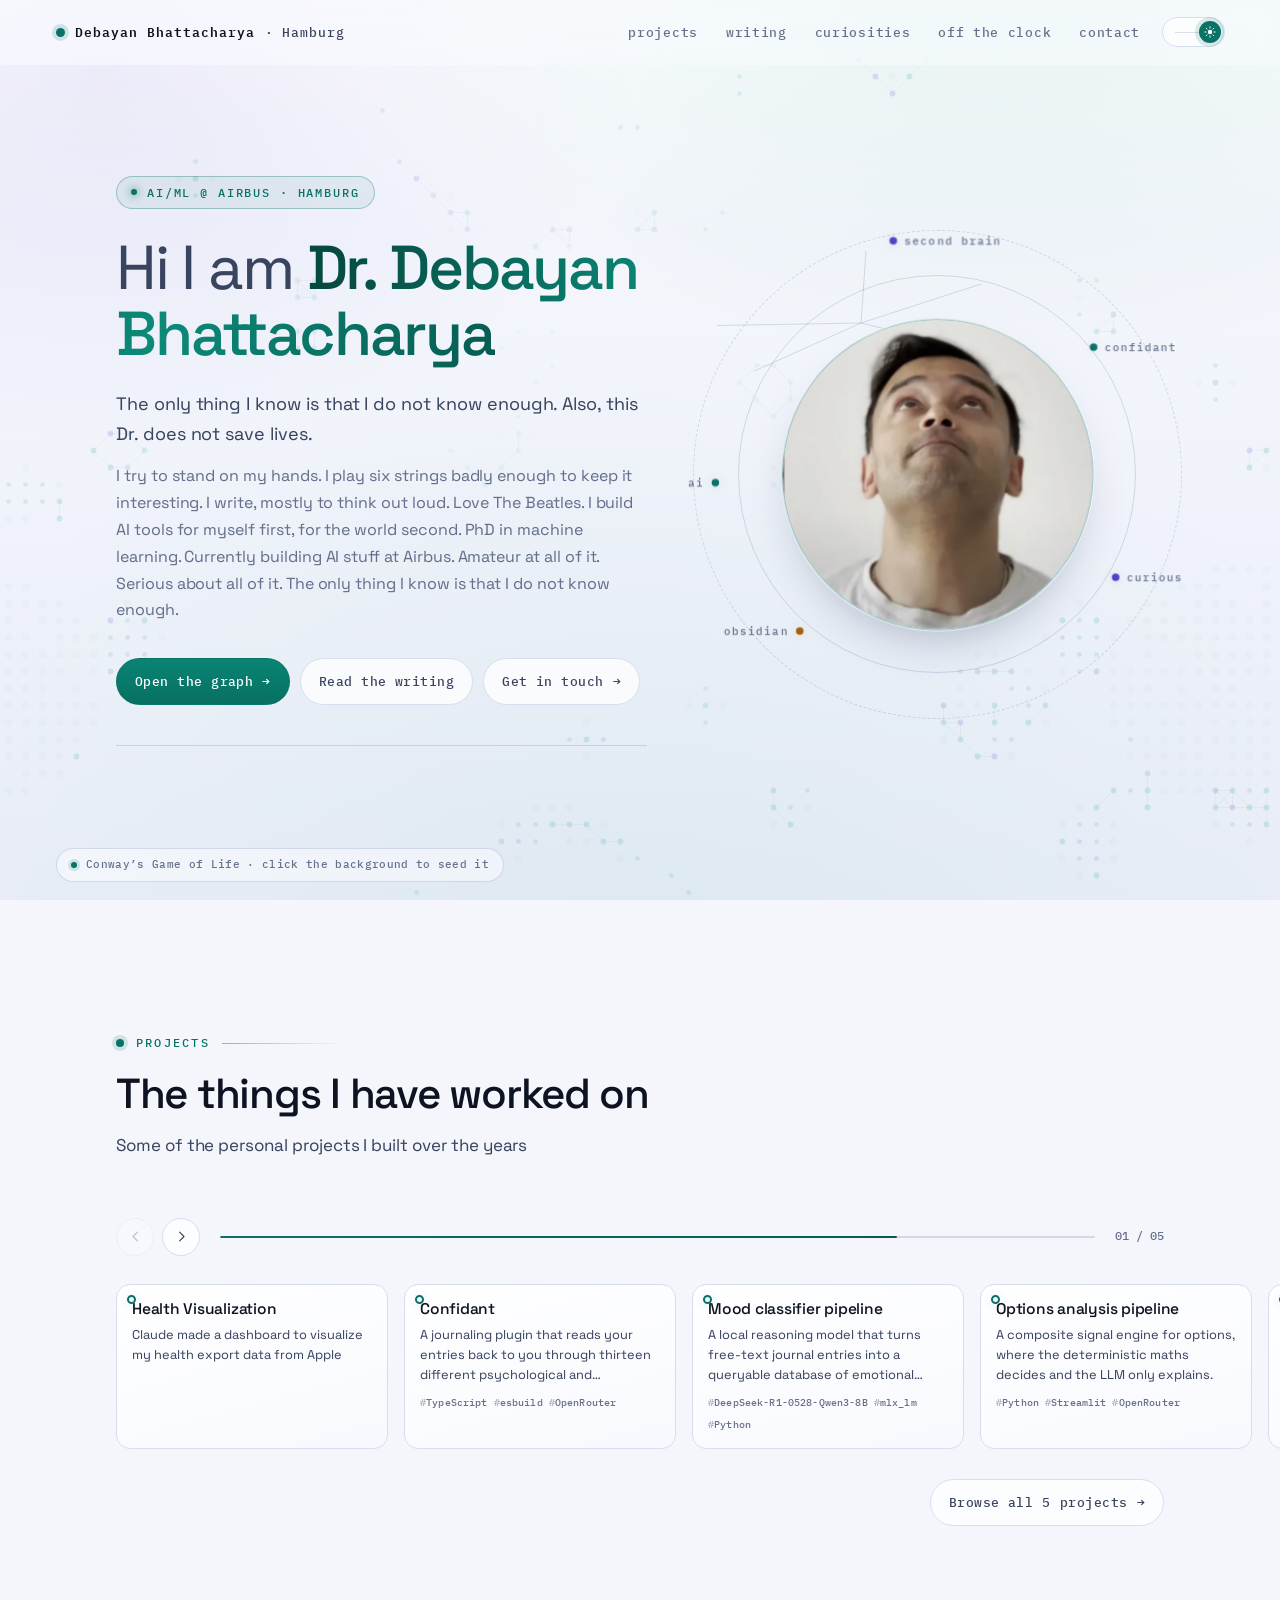
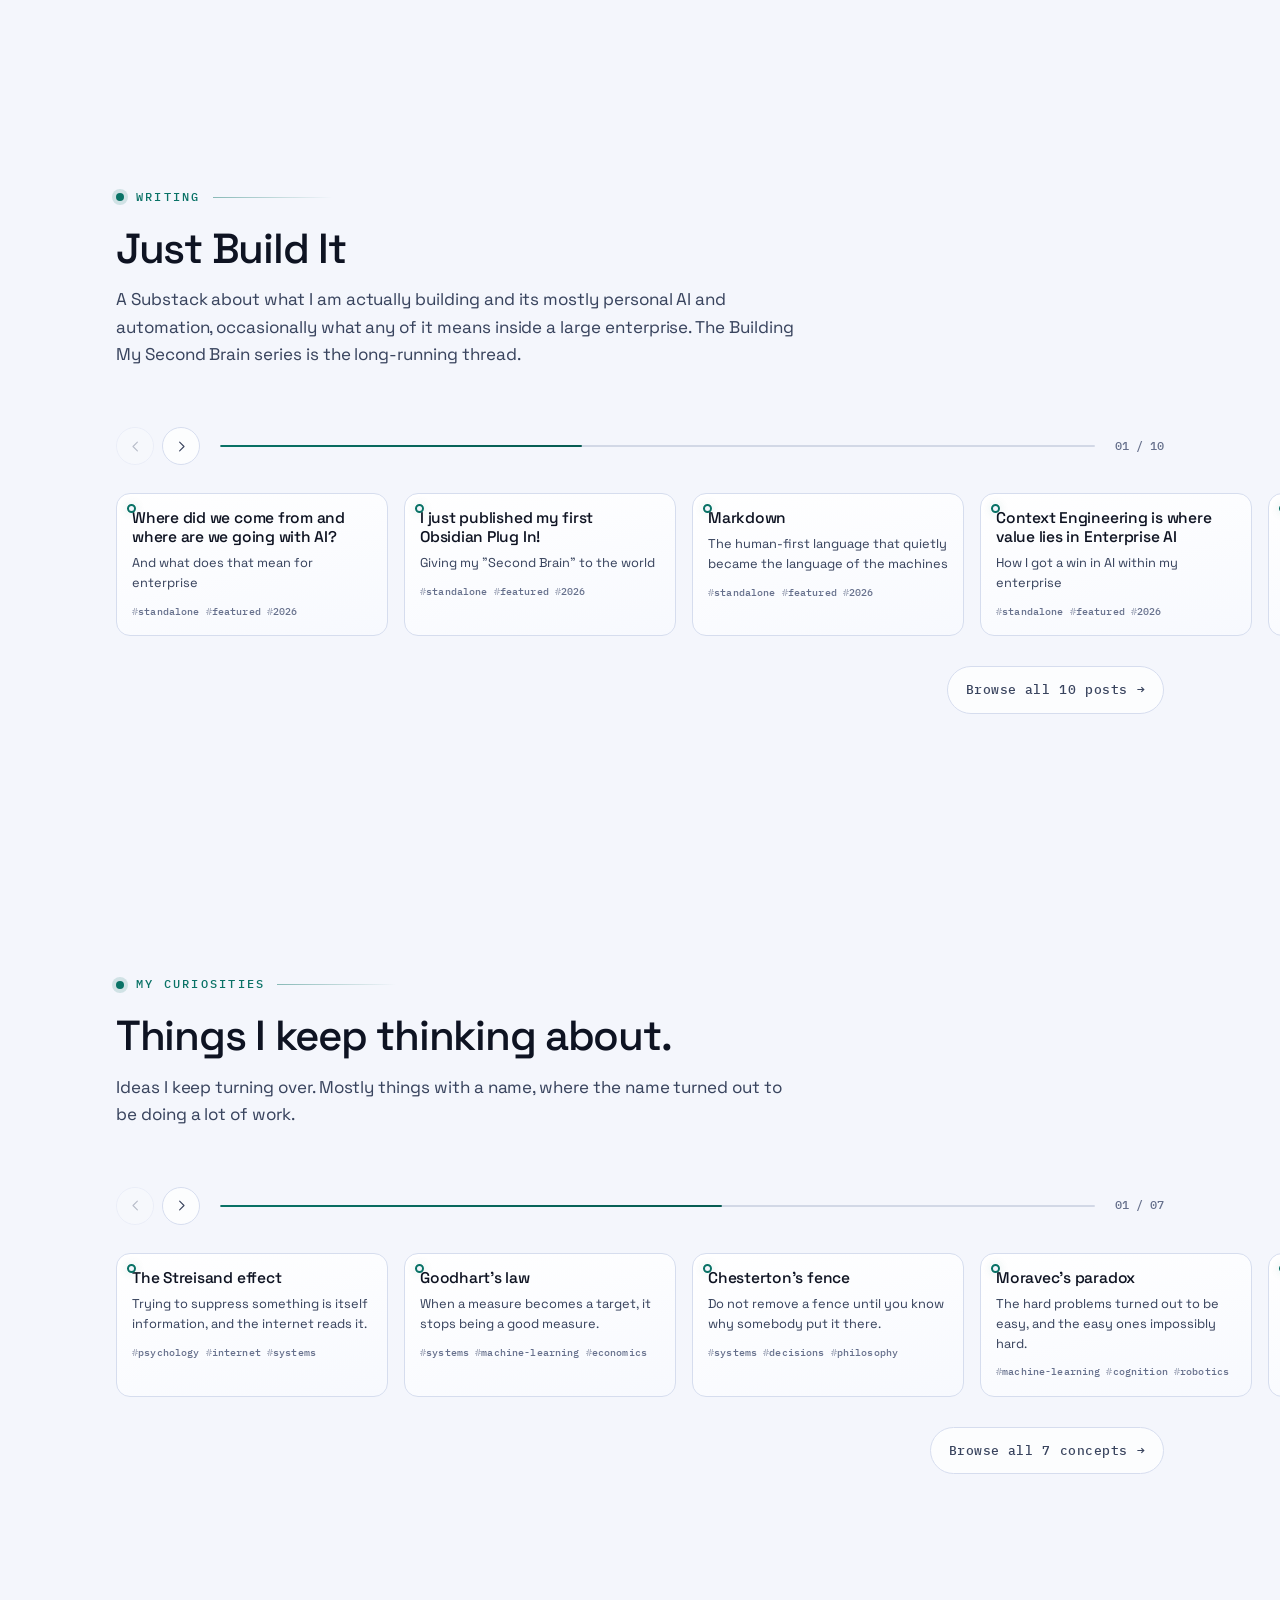
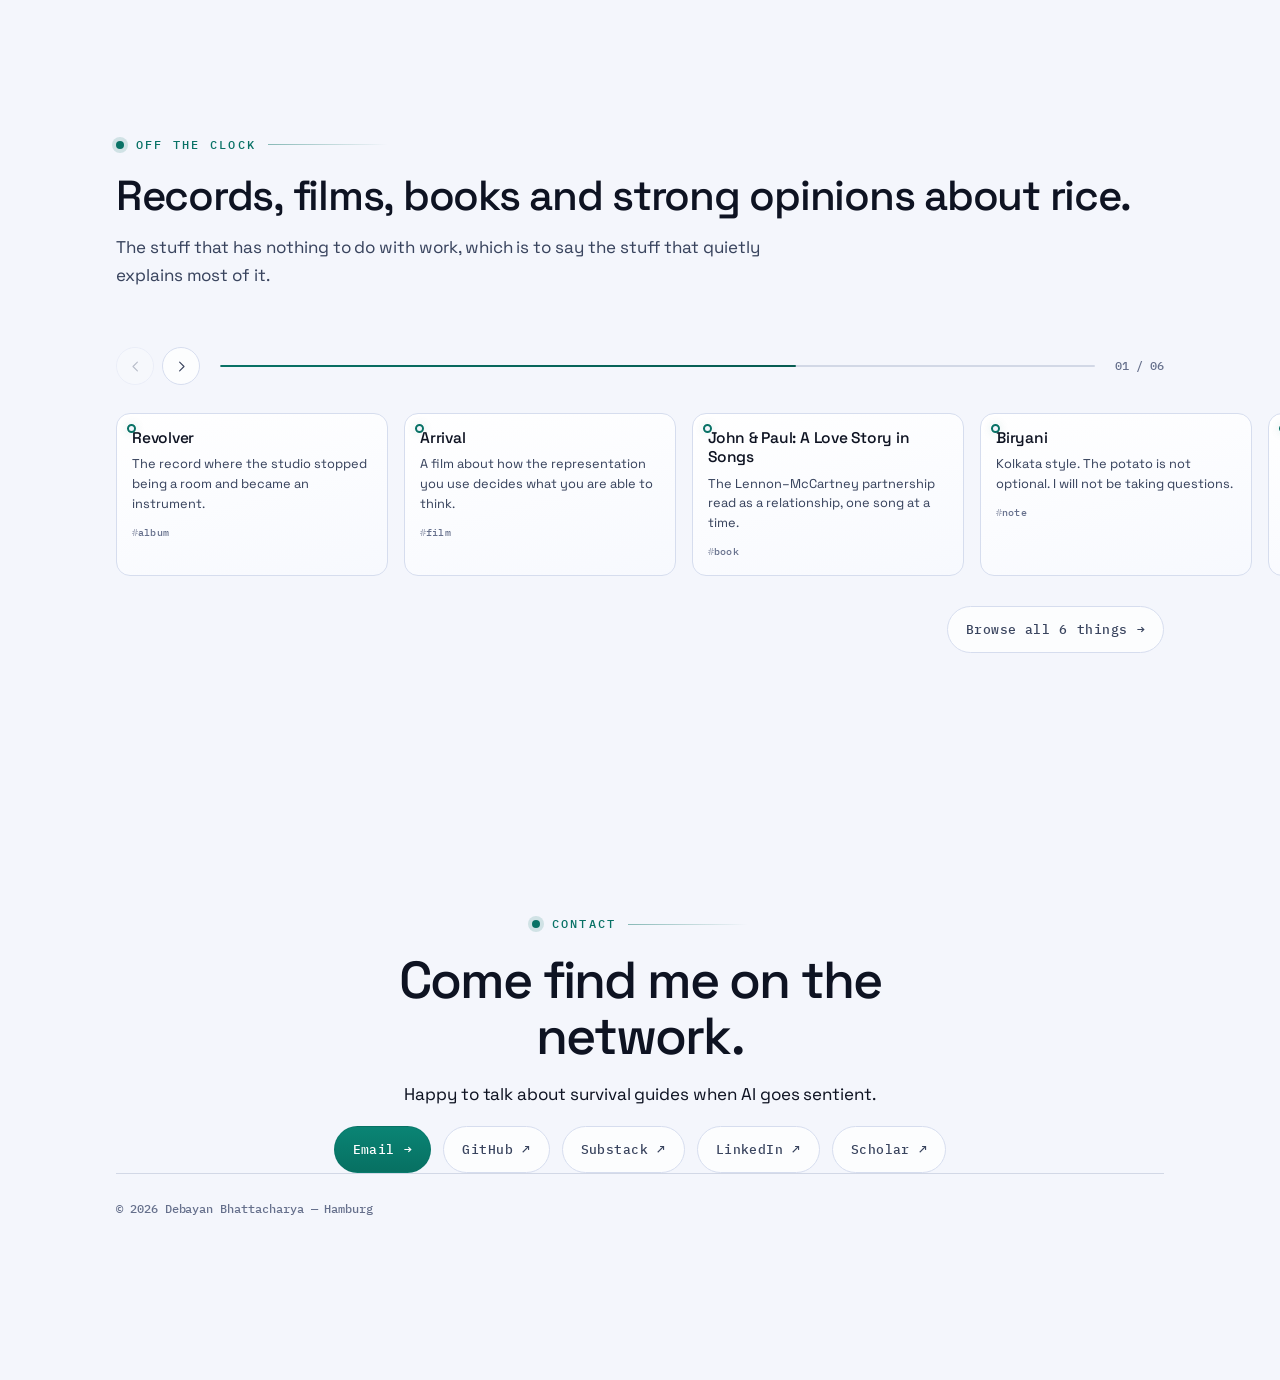
<file: index.html>
<!DOCTYPE html>
<html lang="en">
<head>
<meta charset="utf-8">
<meta name="viewport" content="width=device-width, initial-scale=1">

<!-- Theme is resolved before first paint so there is no flash of the wrong
     mode. Saved choice wins; otherwise follow the OS. -->
<script>
(function () {
  var t;
  try { t = localStorage.getItem('theme'); } catch (e) {}
  if (t !== 'light' && t !== 'dark') {
    t = window.matchMedia && window.matchMedia('(prefers-color-scheme: light)').matches ? 'light' : 'dark';
  }
  document.documentElement.setAttribute('data-theme', t);
})();
</script>
<title>Debayan Bhattacharya — AI/ML @ Airbus, Hamburg</title>
<meta name="description" content="I build AI tools for myself first, for the world second. AI/ML at Airbus in Hamburg, a PhD in machine learning, and writing about what I am actually building.">
<meta name="author" content="Debayan Bhattacharya">
<meta name="theme-color" content="#0A0C16" data-theme-color>

<meta property="og:type" content="website">
<meta property="og:title" content="Debayan Bhattacharya — AI/ML @ Airbus, Hamburg">
<meta property="og:description" content="Projects, writing, the concepts I keep thinking about, and what I get up to off the clock.">
<meta property="og:image" content="https://www.bdebayan.com/assets/hero/gaze-poster.jpg">
<meta name="twitter:card" content="summary_large_image">
<meta property="og:url" content="https://www.bdebayan.com/">
<link rel="canonical" href="https://www.bdebayan.com/">

<link rel="icon" href="data:image/svg+xml,<svg xmlns='http://www.w3.org/2000/svg' viewBox='0 0 32 32'><circle cx='16' cy='16' r='7' fill='%2334E2C0'/><circle cx='16' cy='16' r='13' fill='none' stroke='%2334E2C0' stroke-opacity='.35'/></svg>">

<link rel="preconnect" href="https://fonts.googleapis.com">
<link rel="preconnect" href="https://fonts.gstatic.com" crossorigin>
<!-- Space Grotesk is loaded as a variable font so light mode can use the
     in-between weights (430 / 560) it needs to hold up against paper. -->
<link rel="stylesheet" href="https://fonts.googleapis.com/css2?family=IBM+Plex+Mono:wght@400;500&family=Space+Grotesk:wght@400..700&display=swap">
<link rel="stylesheet" href="assets/css/site.css?v=20260904">
<link rel="stylesheet" href="assets/css/shelf.css?v=20260904">
</head>

<body>
<a class="skip" href="#projects">Skip to projects</a>
<canvas id="life-bg" aria-hidden="true"></canvas>

<header class="nav">
  <a class="nav-mark" href="#top">
    <!-- mark-slot keeps the dot's own footprint (9x9) in the flex row on
         every screen size. nav-head is absolutely positioned over it and
         only switched on <=760px — see hero.js's "dock" section — so it
         never touches desktop layout at all. Because it lives inside this
         same <a href="#top">, tapping the docked head is already "scroll to
         top" for free, no extra click handler needed. -->
    <span class="mark-slot" aria-hidden="true">
      <span class="dot"></span>
      <span class="nav-head"><canvas class="nav-head-canvas" width="24" height="24"></canvas></span>
    </span>
    <b>Debayan Bhattacharya</b><b class="short">DB</b><span class="long"> · Hamburg</span>
  </a>
  <nav class="nav-links" aria-label="Sections" data-nav>
    <a href="#projects">projects</a>
    <a href="#writing">writing</a>
    <a href="#offclock"><span class="lbl-full">off the clock</span><span class="lbl-short">off-clock</span></a>
    <a href="#contact">contact</a>

    <button class="theme-toggle" type="button" data-theme-toggle
            aria-label="Switch colour theme" title="Switch colour theme">
      <span class="knob" aria-hidden="true">
        <svg class="ico-moon" viewBox="0 0 24 24"><path d="M20.5 15A8.5 8.5 0 0 1 9 3.5 8.5 8.5 0 1 0 20.5 15z" stroke-linejoin="round"/></svg>
        <svg class="ico-sun" viewBox="0 0 24 24"><circle cx="12" cy="12" r="4.4"/><path d="M12 1.5v2.6M12 19.9v2.6M4.4 4.4l1.9 1.9M17.7 17.7l1.9 1.9M1.5 12h2.6M19.9 12h2.6M4.4 19.6l1.9-1.9M17.7 6.3l1.9-1.9" stroke-linecap="round"/></svg>
      </span>
    </button>
  </nav>
</header>

<main class="page" id="top">

  <!-- ================================================================ HERO -->
  <section class="hero">
    <div class="wrap hero-grid">

      <div class="hero-copy">
        <span class="eyebrow"><i aria-hidden="true"></i> <span data-bind="hero.eyebrow"></span></span>

        <h1>
          <span class="lo" data-bind="hero.headlineLead"></span>
          <span class="hi" data-bind="hero.headlineAccent"></span>
        </h1>

        <p class="hero-sub" data-bind="identity.bio"></p>
        <p class="hero-sub" data-bind="identity.sub"></p>

        <div class="hero-cta">
          <a class="btn btn-primary" href="#projects"><span data-bind="hero.ctaPrimary"></span> <span class="arw" aria-hidden="true">→</span></a>
          <a class="btn" href="#writing" data-bind="hero.ctaSecondary"></a>
          <a class="btn" href="#contact" data-egg><span data-bind="hero.ctaContact"></span> <span class="arw" aria-hidden="true">→</span></a>
        </div>

        <div class="hero-meta" data-hero-facts></div>
      </div>

      <div class="hero-node">
        <div class="rootnode">
          <div class="rootnode-inner">
            <svg class="rootnode-edges" aria-hidden="true"></svg>
            <div class="orbit o2 orbit-spin-rev" aria-hidden="true"></div>
            <div class="orbit orbit-spin" aria-hidden="true"></div>
            <div class="orbit o3" aria-hidden="true"></div>
            <!-- The resting pose ships in the markup so there is something to
                 look at before hero.js runs, and something left if it never
                 does. hero.js stacks the sprite canvas on top of it. -->
            <div class="photo-well">
              <img class="well-img is-on" src="assets/hero/gaze-poster.webp"
                   alt="Debayan Bhattacharya" width="320" height="320"
                   fetchpriority="high" decoding="async" draggable="false">
            </div>
          </div>
          <span class="hero-hint" data-bind="hero.hint">move your cursor</span>
        </div>
      </div>

    </div>
  </section>

  <!-- ============================================================ PROJECTS -->
  <section class="section" id="projects" data-section="projects">
    <div class="wrap">
      <div class="section-head rv">
        <div class="section-label" data-sec-label></div>
        <h2 data-sec-title></h2>
        <p data-sec-intro></p>
      </div>
    </div>

    <div class="shelf rv" data-collection="projects">
      <div class="wrap">
        <div class="shelf-bar">
          <div class="shelf-navs">
            <button class="shelf-nav" data-shelf-prev type="button" aria-label="Scroll projects left">
              <svg viewBox="0 0 24 24" aria-hidden="true"><path d="M15 5l-7 7 7 7" stroke-linecap="round" stroke-linejoin="round"/></svg>
            </button>
            <button class="shelf-nav" data-shelf-next type="button" aria-label="Scroll projects right">
              <svg viewBox="0 0 24 24" aria-hidden="true"><path d="M9 5l7 7-7 7" stroke-linecap="round" stroke-linejoin="round"/></svg>
            </button>
          </div>
          <div class="shelf-rail" aria-hidden="true"><span></span></div>
          <div class="shelf-count" data-shelf-count></div>
        </div>
      </div>

      <div class="shelf-track" role="list" aria-label="Projects"></div>

      <div class="wrap">
        <div class="shelf-drawer" id="projects-drawer"><div><div class="shelf-drawer-in"></div></div></div>
        <div class="shelf-more">
          <a class="btn" href="projects.html">Browse all <span data-shelf-all-n>0</span> projects
            <span class="arw" aria-hidden="true">&#8594;</span></a>
        </div>
      </div>
    </div>
  </section>

  <!-- ============================================================= WRITING -->
  <section class="section" id="writing" data-section="writing">
    <div class="wrap">
      <div class="section-head rv">
        <div class="section-label" data-sec-label></div>
        <h2 data-sec-title></h2>
        <p data-sec-intro></p>
      </div>
    </div>

    <div class="shelf rv" data-collection="writing">
      <div class="wrap">
        <div class="shelf-bar">
          <div class="shelf-navs">
            <button class="shelf-nav" data-shelf-prev type="button" aria-label="Scroll writing left">
              <svg viewBox="0 0 24 24" aria-hidden="true"><path d="M15 5l-7 7 7 7" stroke-linecap="round" stroke-linejoin="round"/></svg>
            </button>
            <button class="shelf-nav" data-shelf-next type="button" aria-label="Scroll writing right">
              <svg viewBox="0 0 24 24" aria-hidden="true"><path d="M9 5l7 7-7 7" stroke-linecap="round" stroke-linejoin="round"/></svg>
            </button>
          </div>
          <div class="shelf-rail" aria-hidden="true"><span></span></div>
          <div class="shelf-count" data-shelf-count></div>
        </div>
      </div>

      <div class="shelf-track" role="list" aria-label="Writing"></div>

      <div class="wrap">
        <div class="shelf-drawer" id="writing-drawer"><div><div class="shelf-drawer-in"></div></div></div>
        <div class="shelf-more">
          <a class="btn" href="writing.html">Browse all <span data-shelf-all-n>0</span> posts
            <span class="arw" aria-hidden="true">&#8594;</span></a>
        </div>
      </div>
    </div>
  </section>

  <!-- ========================================================= CURIOSITIES -->
  <section class="section" id="curiosities" data-section="curiosities">
    <div class="wrap">
      <div class="section-head rv">
        <div class="section-label" data-sec-label></div>
        <h2 data-sec-title></h2>
        <p data-sec-intro></p>
      </div>
    </div>

    <div class="shelf rv" data-collection="curiosities">
      <div class="wrap">
        <div class="shelf-bar">
          <div class="shelf-navs">
            <button class="shelf-nav" data-shelf-prev type="button" aria-label="Scroll curiosities left">
              <svg viewBox="0 0 24 24" aria-hidden="true"><path d="M15 5l-7 7 7 7" stroke-linecap="round" stroke-linejoin="round"/></svg>
            </button>
            <button class="shelf-nav" data-shelf-next type="button" aria-label="Scroll curiosities right">
              <svg viewBox="0 0 24 24" aria-hidden="true"><path d="M9 5l7 7-7 7" stroke-linecap="round" stroke-linejoin="round"/></svg>
            </button>
          </div>
          <div class="shelf-rail" aria-hidden="true"><span></span></div>
          <div class="shelf-count" data-shelf-count></div>
        </div>
      </div>

      <div class="shelf-track" role="list" aria-label="Curiosities"></div>

      <div class="wrap">
        <div class="shelf-drawer" id="curiosities-drawer"><div><div class="shelf-drawer-in"></div></div></div>
        <div class="shelf-more">
          <a class="btn" href="curiosities.html">Browse all <span data-shelf-all-n>0</span> concepts
            <span class="arw" aria-hidden="true">&#8594;</span></a>
        </div>
      </div>
    </div>
  </section>

  <!-- =========================================================== OFF CLOCK -->
  <section class="section" id="offclock" data-section="offclock">
    <div class="wrap">
      <div class="section-head rv">
        <div class="section-label" data-sec-label></div>
        <h2 data-sec-title></h2>
        <p data-sec-intro></p>
      </div>
    </div>

    <div class="shelf rv" data-collection="offclock">
      <div class="wrap">
        <div class="shelf-bar">
          <div class="shelf-navs">
            <button class="shelf-nav" data-shelf-prev type="button" aria-label="Scroll off the clock left">
              <svg viewBox="0 0 24 24" aria-hidden="true"><path d="M15 5l-7 7 7 7" stroke-linecap="round" stroke-linejoin="round"/></svg>
            </button>
            <button class="shelf-nav" data-shelf-next type="button" aria-label="Scroll off the clock right">
              <svg viewBox="0 0 24 24" aria-hidden="true"><path d="M9 5l7 7-7 7" stroke-linecap="round" stroke-linejoin="round"/></svg>
            </button>
          </div>
          <div class="shelf-rail" aria-hidden="true"><span></span></div>
          <div class="shelf-count" data-shelf-count></div>
        </div>
      </div>

      <div class="shelf-track" role="list" aria-label="Off the clock"></div>

      <div class="wrap">
        <div class="shelf-drawer" id="offclock-drawer"><div><div class="shelf-drawer-in"></div></div></div>
        <div class="shelf-more">
          <a class="btn" href="offclock.html">Browse all <span data-shelf-all-n>0</span> things
            <span class="arw" aria-hidden="true">&#8594;</span></a>
        </div>
      </div>
    </div>
  </section>

  <!-- ============================================================= CONTACT -->
  <section class="section contact" id="contact" data-section="contact">
    <div class="wrap">
      <div class="rv">
        <div class="section-label" style="justify-content:center" data-sec-label></div>
        <h2 data-sec-title></h2>
        <p data-sec-intro></p>
        <div class="contact-links">
          <a class="btn btn-primary" data-href="email">Email <span class="arw" aria-hidden="true">→</span></a>
          <a class="btn" data-href="github" target="_blank" rel="noopener">GitHub <span class="arw" aria-hidden="true">↗</span></a>
          <a class="btn" data-href="substack" target="_blank" rel="noopener">Substack <span class="arw" aria-hidden="true">↗</span></a>
          <a class="btn" data-href="linkedin" target="_blank" rel="noopener">LinkedIn <span class="arw" aria-hidden="true">↗</span></a>
          <a class="btn" data-href="scholar" target="_blank" rel="noopener">Scholar <span class="arw" aria-hidden="true">↗</span></a>
        </div>
      </div>

      <div class="foot">
        <span>© <span data-year></span> Debayan Bhattacharya — Hamburg</span>
        <span></span>
      </div>
    </div>
  </section>

</main>

<script src="assets/js/content.js?v=20260904"></script>
<!-- Generated by tools/bake_hero.py — describes the head-rotation sprite
     sheet (grid shape, cell size, which angle cell 0 holds). A plain script
     rather than a fetch of gaze.json so file:// preview keeps working. -->
<script src="assets/hero/gaze.js?v=20260904"></script>
<script src="assets/js/life.js?v=20260904" defer></script>
<script src="assets/js/app.js?v=20260904" defer></script>
<script src="assets/js/hero.js?v=20260904" defer></script>
<!-- shelf.js is the mechanics of a collection, collections.js is what each
     one is made of. Both are needed on every page that shows a rail or a
     collection page, and shelf.js has to be parsed first. -->
<script src="assets/js/shelf.js?v=20260904" defer></script>
<script src="assets/js/collections.js?v=20260904" defer></script>
<script src="assets/js/analytics.js?v=20260904" defer></script>
</body>
</html>
</file>
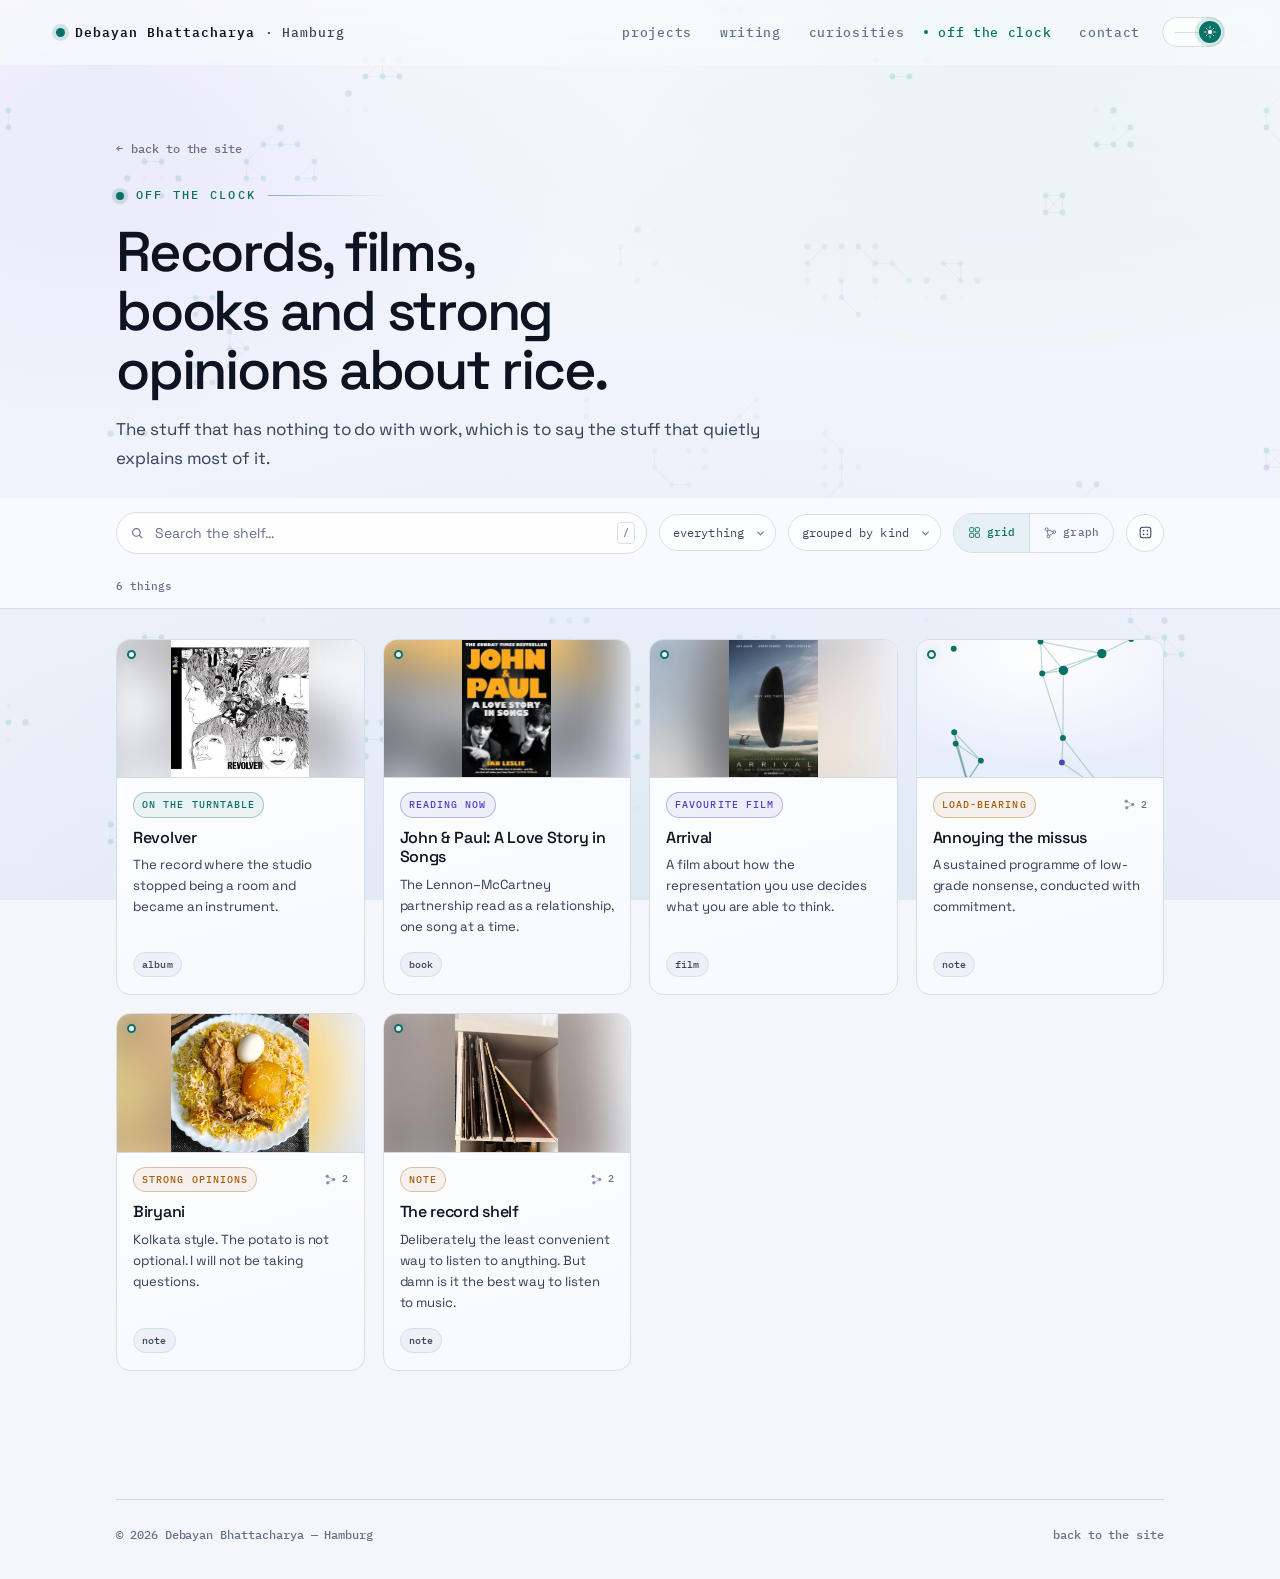
<file: offclock.html>
<!DOCTYPE html>
<html lang="en">
<head>
<meta charset="utf-8">
<meta name="viewport" content="width=device-width, initial-scale=1">

<!-- Theme is resolved before first paint so there is no flash of the wrong
     mode. Saved choice wins; otherwise follow the OS. -->
<script>
(function () {
  var t;
  try { t = localStorage.getItem('theme'); } catch (e) {}
  if (t !== 'light' && t !== 'dark') {
    t = window.matchMedia && window.matchMedia('(prefers-color-scheme: light)').matches ? 'light' : 'dark';
  }
  document.documentElement.setAttribute('data-theme', t);
})();
</script>
<title>Off the clock — Debayan Bhattacharya</title>
<meta name="description" content="Records, films, books and a few strong opinions.">
<meta name="author" content="Debayan Bhattacharya">
<meta name="theme-color" content="#0A0C16" data-theme-color>

<meta property="og:type" content="website">
<meta property="og:title" content="Off the clock — Debayan Bhattacharya">
<meta property="og:description" content="Records, films, books and a few strong opinions.">
<meta property="og:image" content="https://www.bdebayan.com/assets/hero/gaze-poster.jpg">
<meta property="og:url" content="https://www.bdebayan.com/offclock.html">
<link rel="canonical" href="https://www.bdebayan.com/offclock.html">

<link rel="icon" href="data:image/svg+xml,<svg xmlns='http://www.w3.org/2000/svg' viewBox='0 0 32 32'><circle cx='16' cy='16' r='7' fill='%2334E2C0'/><circle cx='16' cy='16' r='13' fill='none' stroke='%2334E2C0' stroke-opacity='.35'/></svg>">

<link rel="preconnect" href="https://fonts.googleapis.com">
<link rel="preconnect" href="https://fonts.gstatic.com" crossorigin>
<link rel="stylesheet" href="https://fonts.googleapis.com/css2?family=IBM+Plex+Mono:wght@400;500&family=Space+Grotesk:wght@400..700&display=swap">
<link rel="stylesheet" href="assets/css/site.css?v=20260904">
<link rel="stylesheet" href="assets/css/shelf.css?v=20260904">
</head>

<body>
<canvas id="life-bg" aria-hidden="true"></canvas>

<header class="nav">
  <a class="nav-mark" href="index.html">
    <span class="mark-slot" aria-hidden="true"><span class="dot"></span></span>
    <b>Debayan Bhattacharya</b><b class="short">DB</b><span class="long"> · Hamburg</span>
  </a>
  <!-- No data-nav here on purpose: this page is not the section list, so
       app.js leaves the links alone and they stay pointed at the home page. -->
  <nav class="nav-links" aria-label="Sections">
    <a href="index.html#projects">projects</a>
    <a href="index.html#writing">writing</a>
    <a href="index.html#curiosities"><span class="lbl-full">curiosities</span><span class="lbl-short">curious</span></a>
    <a href="offclock.html" class="is-active"><span class="lbl-full">off the clock</span><span class="lbl-short">off-clock</span></a>
    <a href="index.html#contact">contact</a>

    <button class="theme-toggle" type="button" data-theme-toggle
            aria-label="Switch colour theme" title="Switch colour theme">
      <span class="knob" aria-hidden="true">
        <svg class="ico-moon" viewBox="0 0 24 24"><path d="M20.5 15A8.5 8.5 0 0 1 9 3.5 8.5 8.5 0 1 0 20.5 15z" stroke-linejoin="round"/></svg>
        <svg class="ico-sun" viewBox="0 0 24 24"><circle cx="12" cy="12" r="4.4"/><path d="M12 1.5v2.6M12 19.9v2.6M4.4 4.4l1.9 1.9M17.7 17.7l1.9 1.9M1.5 12h2.6M19.9 12h2.6M4.4 19.6l1.9-1.9M17.7 6.3l1.9-1.9" stroke-linecap="round"/></svg>
      </span>
    </button>
  </nav>
</header>

<main class="page" id="top">
<div class="lib" data-collection="offclock">

  <!-- ================================================================ HEAD -->
  <header class="lib-head">
    <div class="wrap">
      <a class="lib-back" href="index.html">
        <span aria-hidden="true">&#8592;</span> back to the site
      </a>
      <div class="section-label">Off the clock</div>
      <h1 data-bind="pages.offclock.title"></h1>
      <p data-bind="pages.offclock.intro"></p>
    </div>
  </header>

  <!-- ============================================================= TOOLBAR
       Every control here is wired by shelf.js, and the two dropdowns are
       filled from this collection's config in collections.js — so the words
       in them ("shipped", "chewing", "records") never have to be repeated
       in the markup. -->
  <div class="lib-tools">
    <div class="wrap">
      <div class="lib-row">
        <div class="lib-search">
          <svg viewBox="0 0 24 24" aria-hidden="true">
            <circle cx="11" cy="11" r="6.5"/><path d="M16 16l4.5 4.5" stroke-linecap="round"/>
          </svg>
          <input type="search" data-lib-search placeholder="Search the shelf…"
                 aria-label="Search the shelf…" autocomplete="off" spellcheck="false">
          <kbd>/</kbd>
        </div>

        <div class="lib-select">
          <select data-lib-status aria-label="Filter by what kind of thing it is"></select>
        </div>

        <div class="lib-select">
          <select data-lib-sort aria-label="Sort"></select>
        </div>

        <div class="lib-views" role="group" aria-label="View">
          <button type="button" data-lib-view="grid" aria-pressed="true">
            <svg viewBox="0 0 24 24" aria-hidden="true"><rect x="3" y="3" width="7.5" height="7.5" rx="1.5"/><rect x="13.5" y="3" width="7.5" height="7.5" rx="1.5"/><rect x="3" y="13.5" width="7.5" height="7.5" rx="1.5"/><rect x="13.5" y="13.5" width="7.5" height="7.5" rx="1.5"/></svg>
            grid
          </button>
          <button type="button" data-lib-view="graph" aria-pressed="false">
            <svg viewBox="0 0 24 24" aria-hidden="true"><circle cx="5" cy="6" r="2.6"/><circle cx="19" cy="11" r="2.6"/><circle cx="8" cy="19" r="2.6"/><path d="M7.4 7.2l9.2 3.3M17.4 12.9L10 17.6M6 8.5l1.6 8"/></svg>
            graph
          </button>
        </div>

        <button class="lib-icon" type="button" data-lib-random
                aria-label="Open one at random" title="Open one at random">
          <svg viewBox="0 0 24 24" aria-hidden="true">
            <rect x="3.5" y="3.5" width="17" height="17" rx="4"/>
            <circle cx="9" cy="9" r="1.3" fill="currentColor" stroke="none"/>
            <circle cx="15" cy="15" r="1.3" fill="currentColor" stroke="none"/>
            <circle cx="15" cy="9" r="1.3" fill="currentColor" stroke="none"/>
            <circle cx="9" cy="15" r="1.3" fill="currentColor" stroke="none"/>
          </svg>
        </button>
      </div>

      <div class="lib-tagrow" data-lib-chips></div>

      <div class="lib-meta">
        <span data-lib-count></span>
        <button type="button" data-lib-clear hidden>clear filters</button>
      </div>
    </div>
  </div>

  <!-- ================================================================ BODY -->
  <div class="lib-body-wrap">
    <div class="wrap">
      <div class="lib-grid"></div>
      <div class="lib-graph"></div>
      <p class="lib-hint">
        Each node is one thing on the shelf; the lines join things of the same kind. Hover to isolate a group, click to open.
      </p>

      <div class="lib-empty" hidden>
        <strong>Nothing on the shelf matches that.</strong><p>Try a shorter search, or drop a filter.</p>
      </div>
    </div>
  </div>

  <!-- =============================================================== MODAL -->
  <div class="lib-modal" role="dialog" aria-modal="true" aria-hidden="true"
       aria-label="Off the clock detail">
    <div class="lib-scrim"></div>
    <div class="lib-modal-box">
      <div class="lib-modal-in"></div>
    </div>
  </div>

</div>

<div class="wrap">
  <div class="foot">
    <span>&copy; <span data-year></span> Debayan Bhattacharya — Hamburg</span>
    <span><a href="index.html">back to the site</a></span>
  </div>
</div>
</main>

<script src="assets/js/content.js?v=20260904"></script>
<script src="assets/js/life.js?v=20260904" defer></script>
<script src="assets/js/app.js?v=20260904" defer></script>
<script src="assets/js/shelf.js?v=20260904" defer></script>
<script src="assets/js/collections.js?v=20260904" defer></script>
<script src="assets/js/analytics.js?v=20260904" defer></script>
</body>
</html>
</file>
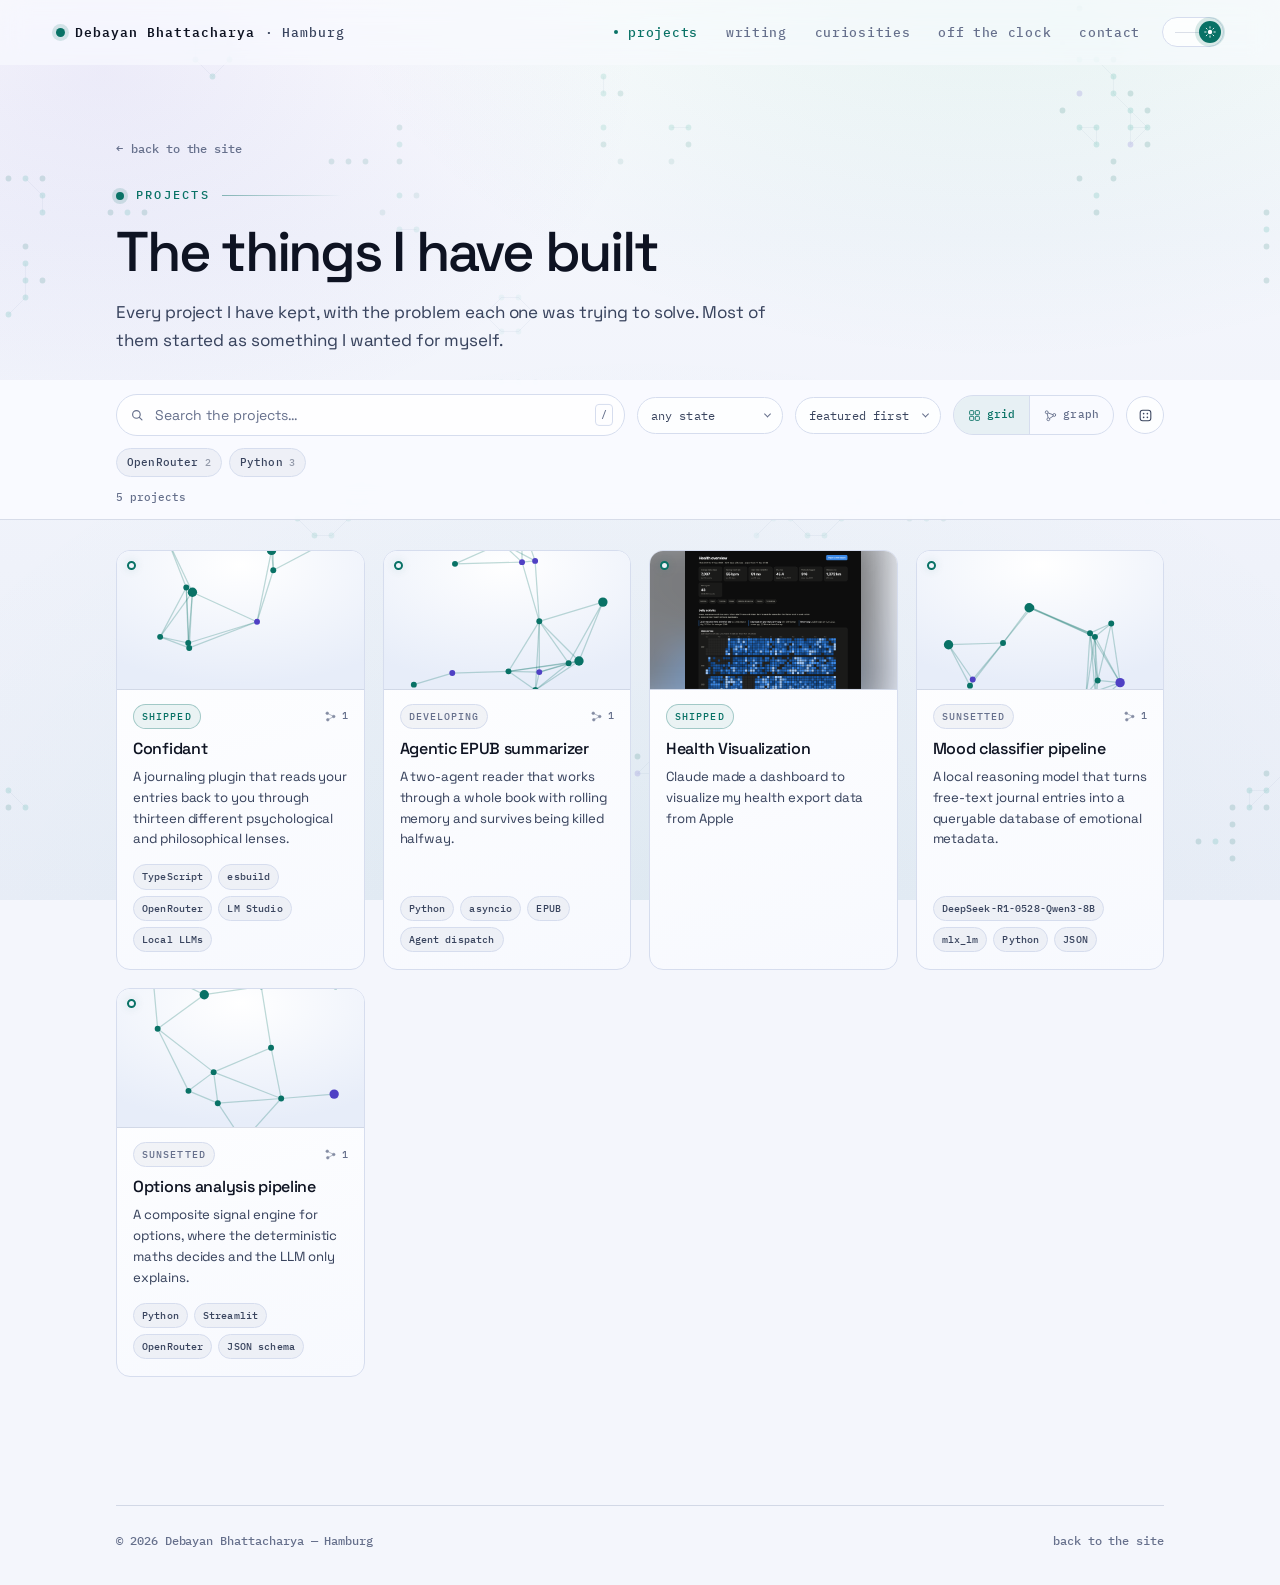
<file: projects.html>
<!DOCTYPE html>
<html lang="en">
<head>
<meta charset="utf-8">
<meta name="viewport" content="width=device-width, initial-scale=1">

<!-- Theme is resolved before first paint so there is no flash of the wrong
     mode. Saved choice wins; otherwise follow the OS. -->
<script>
(function () {
  var t;
  try { t = localStorage.getItem('theme'); } catch (e) {}
  if (t !== 'light' && t !== 'dark') {
    t = window.matchMedia && window.matchMedia('(prefers-color-scheme: light)').matches ? 'light' : 'dark';
  }
  document.documentElement.setAttribute('data-theme', t);
})();
</script>
<title>Projects — Debayan Bhattacharya</title>
<meta name="description" content="Everything I have built, with the problem each one was trying to solve.">
<meta name="author" content="Debayan Bhattacharya">
<meta name="theme-color" content="#0A0C16" data-theme-color>

<meta property="og:type" content="website">
<meta property="og:title" content="Projects — Debayan Bhattacharya">
<meta property="og:description" content="Everything I have built, with the problem each one was trying to solve.">
<meta property="og:image" content="https://www.bdebayan.com/assets/hero/gaze-poster.jpg">
<meta property="og:url" content="https://www.bdebayan.com/projects.html">
<link rel="canonical" href="https://www.bdebayan.com/projects.html">

<link rel="icon" href="data:image/svg+xml,<svg xmlns='http://www.w3.org/2000/svg' viewBox='0 0 32 32'><circle cx='16' cy='16' r='7' fill='%2334E2C0'/><circle cx='16' cy='16' r='13' fill='none' stroke='%2334E2C0' stroke-opacity='.35'/></svg>">

<link rel="preconnect" href="https://fonts.googleapis.com">
<link rel="preconnect" href="https://fonts.gstatic.com" crossorigin>
<link rel="stylesheet" href="https://fonts.googleapis.com/css2?family=IBM+Plex+Mono:wght@400;500&family=Space+Grotesk:wght@400..700&display=swap">
<link rel="stylesheet" href="assets/css/site.css?v=20260904">
<link rel="stylesheet" href="assets/css/shelf.css?v=20260904">
</head>

<body>
<canvas id="life-bg" aria-hidden="true"></canvas>

<header class="nav">
  <a class="nav-mark" href="index.html">
    <span class="mark-slot" aria-hidden="true"><span class="dot"></span></span>
    <b>Debayan Bhattacharya</b><b class="short">DB</b><span class="long"> · Hamburg</span>
  </a>
  <!-- No data-nav here on purpose: this page is not the section list, so
       app.js leaves the links alone and they stay pointed at the home page. -->
  <nav class="nav-links" aria-label="Sections">
    <a href="projects.html" class="is-active">projects</a>
    <a href="index.html#writing">writing</a>
    <a href="index.html#curiosities"><span class="lbl-full">curiosities</span><span class="lbl-short">curious</span></a>
    <a href="index.html#offclock"><span class="lbl-full">off the clock</span><span class="lbl-short">off-clock</span></a>
    <a href="index.html#contact">contact</a>

    <button class="theme-toggle" type="button" data-theme-toggle
            aria-label="Switch colour theme" title="Switch colour theme">
      <span class="knob" aria-hidden="true">
        <svg class="ico-moon" viewBox="0 0 24 24"><path d="M20.5 15A8.5 8.5 0 0 1 9 3.5 8.5 8.5 0 1 0 20.5 15z" stroke-linejoin="round"/></svg>
        <svg class="ico-sun" viewBox="0 0 24 24"><circle cx="12" cy="12" r="4.4"/><path d="M12 1.5v2.6M12 19.9v2.6M4.4 4.4l1.9 1.9M17.7 17.7l1.9 1.9M1.5 12h2.6M19.9 12h2.6M4.4 19.6l1.9-1.9M17.7 6.3l1.9-1.9" stroke-linecap="round"/></svg>
      </span>
    </button>
  </nav>
</header>

<main class="page" id="top">
<div class="lib" data-collection="projects">

  <!-- ================================================================ HEAD -->
  <header class="lib-head">
    <div class="wrap">
      <a class="lib-back" href="index.html">
        <span aria-hidden="true">&#8592;</span> back to the site
      </a>
      <div class="section-label">Projects</div>
      <h1 data-bind="pages.projects.title"></h1>
      <p data-bind="pages.projects.intro"></p>
    </div>
  </header>

  <!-- ============================================================= TOOLBAR
       Every control here is wired by shelf.js, and the two dropdowns are
       filled from this collection's config in collections.js — so the words
       in them ("shipped", "chewing", "records") never have to be repeated
       in the markup. -->
  <div class="lib-tools">
    <div class="wrap">
      <div class="lib-row">
        <div class="lib-search">
          <svg viewBox="0 0 24 24" aria-hidden="true">
            <circle cx="11" cy="11" r="6.5"/><path d="M16 16l4.5 4.5" stroke-linecap="round"/>
          </svg>
          <input type="search" data-lib-search placeholder="Search the projects…"
                 aria-label="Search the projects…" autocomplete="off" spellcheck="false">
          <kbd>/</kbd>
        </div>

        <div class="lib-select">
          <select data-lib-status aria-label="Filter by what state a project is in"></select>
        </div>

        <div class="lib-select">
          <select data-lib-sort aria-label="Sort"></select>
        </div>

        <div class="lib-views" role="group" aria-label="View">
          <button type="button" data-lib-view="grid" aria-pressed="true">
            <svg viewBox="0 0 24 24" aria-hidden="true"><rect x="3" y="3" width="7.5" height="7.5" rx="1.5"/><rect x="13.5" y="3" width="7.5" height="7.5" rx="1.5"/><rect x="3" y="13.5" width="7.5" height="7.5" rx="1.5"/><rect x="13.5" y="13.5" width="7.5" height="7.5" rx="1.5"/></svg>
            grid
          </button>
          <button type="button" data-lib-view="graph" aria-pressed="false">
            <svg viewBox="0 0 24 24" aria-hidden="true"><circle cx="5" cy="6" r="2.6"/><circle cx="19" cy="11" r="2.6"/><circle cx="8" cy="19" r="2.6"/><path d="M7.4 7.2l9.2 3.3M17.4 12.9L10 17.6M6 8.5l1.6 8"/></svg>
            graph
          </button>
        </div>

        <button class="lib-icon" type="button" data-lib-random
                aria-label="Open one at random" title="Open one at random">
          <svg viewBox="0 0 24 24" aria-hidden="true">
            <rect x="3.5" y="3.5" width="17" height="17" rx="4"/>
            <circle cx="9" cy="9" r="1.3" fill="currentColor" stroke="none"/>
            <circle cx="15" cy="15" r="1.3" fill="currentColor" stroke="none"/>
            <circle cx="15" cy="9" r="1.3" fill="currentColor" stroke="none"/>
            <circle cx="9" cy="15" r="1.3" fill="currentColor" stroke="none"/>
          </svg>
        </button>
      </div>

      <div class="lib-tagrow" data-lib-chips></div>

      <div class="lib-meta">
        <span data-lib-count></span>
        <button type="button" data-lib-clear hidden>clear filters</button>
      </div>
    </div>
  </div>

  <!-- ================================================================ BODY -->
  <div class="lib-body-wrap">
    <div class="wrap">
      <div class="lib-grid"></div>
      <div class="lib-graph"></div>
      <p class="lib-hint">
        Each node is a project; a line means one leans on the other — shared code, or an idea that moved across. Bigger nodes are the better-connected ones. Hover to isolate a neighbourhood, click to open.
      </p>

      <div class="lib-empty" hidden>
        <strong>Nothing here matches that.</strong><p>Try a shorter search, or drop a filter.</p>
      </div>
    </div>
  </div>

  <!-- =============================================================== MODAL -->
  <div class="lib-modal" role="dialog" aria-modal="true" aria-hidden="true"
       aria-label="Projects detail">
    <div class="lib-scrim"></div>
    <div class="lib-modal-box">
      <div class="lib-modal-in"></div>
    </div>
  </div>

</div>

<div class="wrap">
  <div class="foot">
    <span>&copy; <span data-year></span> Debayan Bhattacharya — Hamburg</span>
    <span><a href="index.html">back to the site</a></span>
  </div>
</div>
</main>

<script src="assets/js/content.js?v=20260904"></script>
<script src="assets/js/life.js?v=20260904" defer></script>
<script src="assets/js/app.js?v=20260904" defer></script>
<script src="assets/js/shelf.js?v=20260904" defer></script>
<script src="assets/js/collections.js?v=20260904" defer></script>
<script src="assets/js/analytics.js?v=20260904" defer></script>
</body>
</html>
</file>
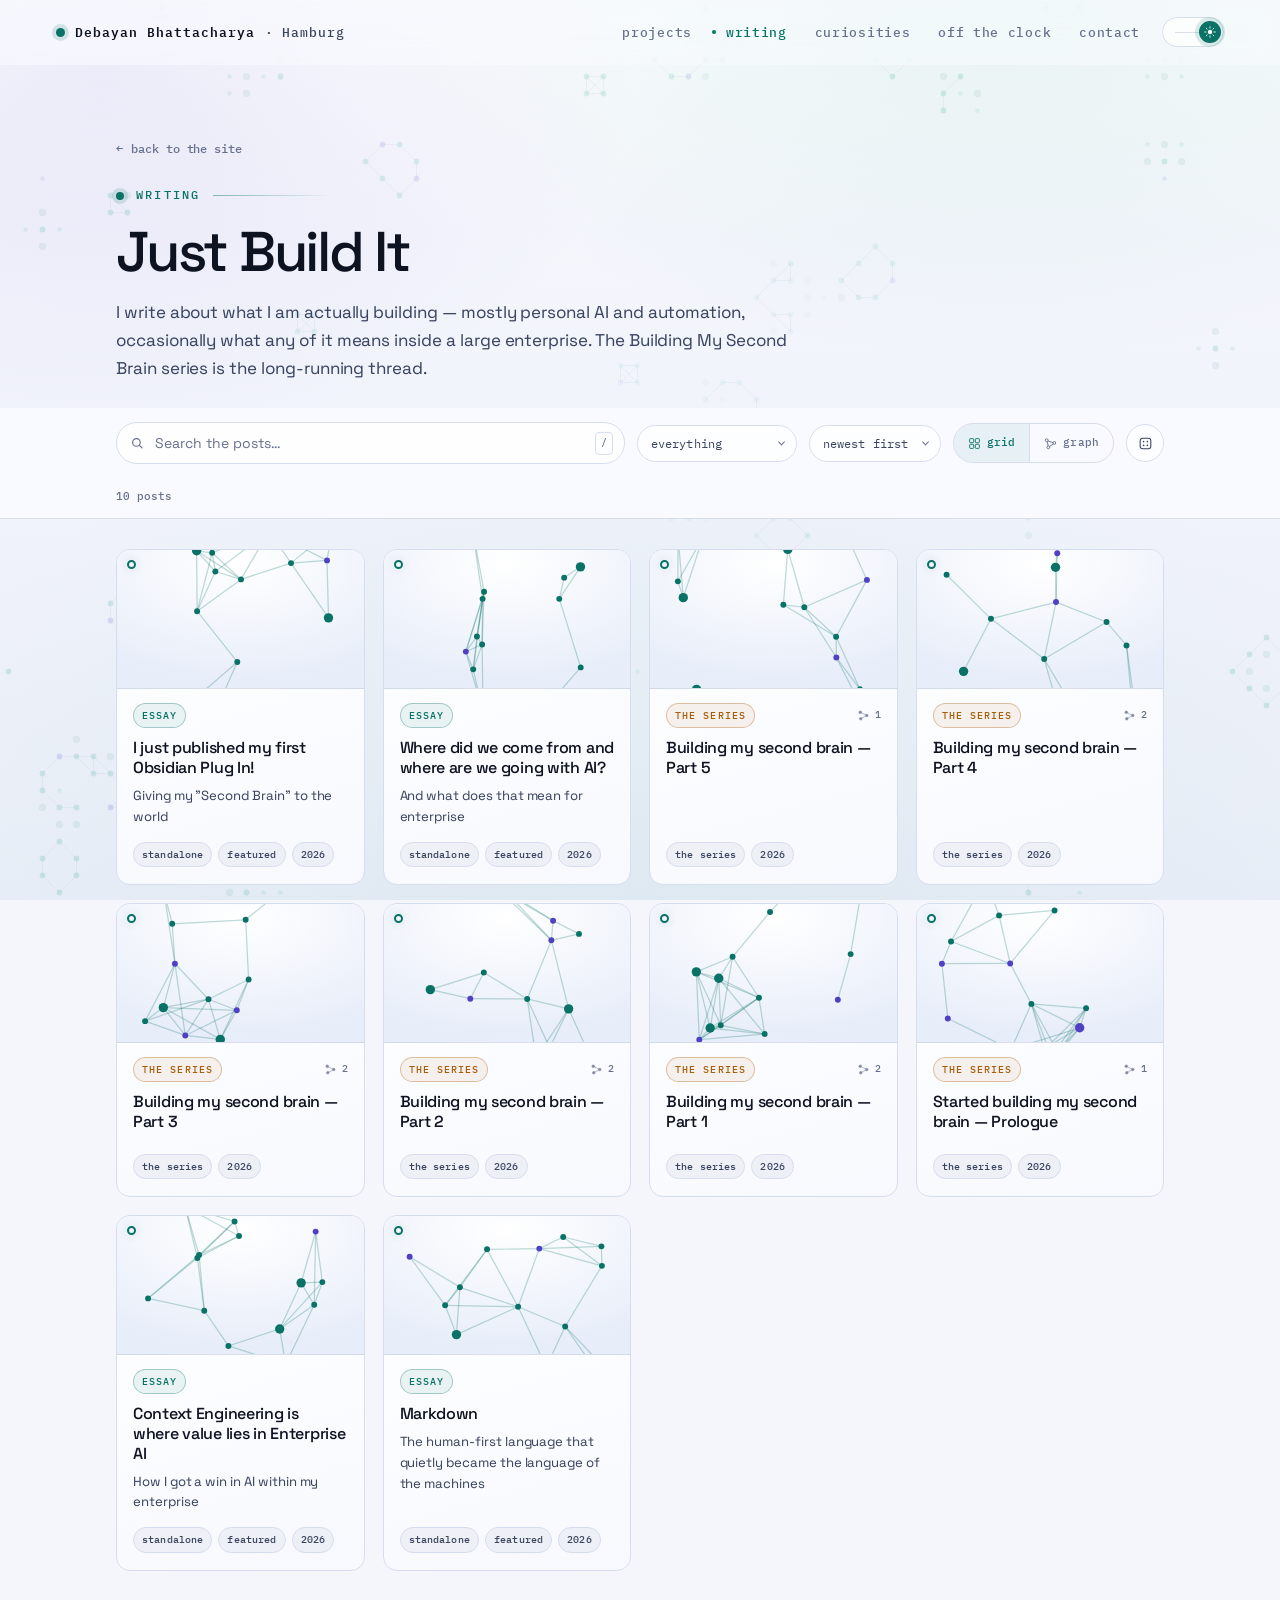
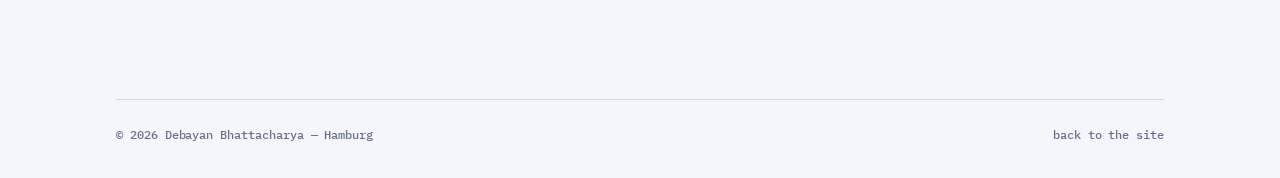
<file: writing.html>
<!DOCTYPE html>
<html lang="en">
<head>
<meta charset="utf-8">
<meta name="viewport" content="width=device-width, initial-scale=1">

<!-- Theme is resolved before first paint so there is no flash of the wrong
     mode. Saved choice wins; otherwise follow the OS. -->
<script>
(function () {
  var t;
  try { t = localStorage.getItem('theme'); } catch (e) {}
  if (t !== 'light' && t !== 'dark') {
    t = window.matchMedia && window.matchMedia('(prefers-color-scheme: light)').matches ? 'light' : 'dark';
  }
  document.documentElement.setAttribute('data-theme', t);
})();
</script>
<title>Writing — Debayan Bhattacharya</title>
<meta name="description" content="Everything I have published, mostly about what I am actually building.">
<meta name="author" content="Debayan Bhattacharya">
<meta name="theme-color" content="#0A0C16" data-theme-color>

<meta property="og:type" content="website">
<meta property="og:title" content="Writing — Debayan Bhattacharya">
<meta property="og:description" content="Everything I have published, mostly about what I am actually building.">
<meta property="og:image" content="https://www.bdebayan.com/assets/hero/gaze-poster.jpg">
<meta property="og:url" content="https://www.bdebayan.com/writing.html">
<link rel="canonical" href="https://www.bdebayan.com/writing.html">

<link rel="icon" href="data:image/svg+xml,<svg xmlns='http://www.w3.org/2000/svg' viewBox='0 0 32 32'><circle cx='16' cy='16' r='7' fill='%2334E2C0'/><circle cx='16' cy='16' r='13' fill='none' stroke='%2334E2C0' stroke-opacity='.35'/></svg>">

<link rel="preconnect" href="https://fonts.googleapis.com">
<link rel="preconnect" href="https://fonts.gstatic.com" crossorigin>
<link rel="stylesheet" href="https://fonts.googleapis.com/css2?family=IBM+Plex+Mono:wght@400;500&family=Space+Grotesk:wght@400..700&display=swap">
<link rel="stylesheet" href="assets/css/site.css?v=20260904">
<link rel="stylesheet" href="assets/css/shelf.css?v=20260904">
</head>

<body>
<canvas id="life-bg" aria-hidden="true"></canvas>

<header class="nav">
  <a class="nav-mark" href="index.html">
    <span class="mark-slot" aria-hidden="true"><span class="dot"></span></span>
    <b>Debayan Bhattacharya</b><b class="short">DB</b><span class="long"> · Hamburg</span>
  </a>
  <!-- No data-nav here on purpose: this page is not the section list, so
       app.js leaves the links alone and they stay pointed at the home page. -->
  <nav class="nav-links" aria-label="Sections">
    <a href="index.html#projects">projects</a>
    <a href="writing.html" class="is-active">writing</a>
    <a href="index.html#curiosities"><span class="lbl-full">curiosities</span><span class="lbl-short">curious</span></a>
    <a href="index.html#offclock"><span class="lbl-full">off the clock</span><span class="lbl-short">off-clock</span></a>
    <a href="index.html#contact">contact</a>

    <button class="theme-toggle" type="button" data-theme-toggle
            aria-label="Switch colour theme" title="Switch colour theme">
      <span class="knob" aria-hidden="true">
        <svg class="ico-moon" viewBox="0 0 24 24"><path d="M20.5 15A8.5 8.5 0 0 1 9 3.5 8.5 8.5 0 1 0 20.5 15z" stroke-linejoin="round"/></svg>
        <svg class="ico-sun" viewBox="0 0 24 24"><circle cx="12" cy="12" r="4.4"/><path d="M12 1.5v2.6M12 19.9v2.6M4.4 4.4l1.9 1.9M17.7 17.7l1.9 1.9M1.5 12h2.6M19.9 12h2.6M4.4 19.6l1.9-1.9M17.7 6.3l1.9-1.9" stroke-linecap="round"/></svg>
      </span>
    </button>
  </nav>
</header>

<main class="page" id="top">
<div class="lib" data-collection="writing">

  <!-- ================================================================ HEAD -->
  <header class="lib-head">
    <div class="wrap">
      <a class="lib-back" href="index.html">
        <span aria-hidden="true">&#8592;</span> back to the site
      </a>
      <div class="section-label">Writing</div>
      <h1 data-bind="pages.writing.title"></h1>
      <p data-bind="pages.writing.intro"></p>
    </div>
  </header>

  <!-- ============================================================= TOOLBAR
       Every control here is wired by shelf.js, and the two dropdowns are
       filled from this collection's config in collections.js — so the words
       in them ("shipped", "chewing", "records") never have to be repeated
       in the markup. -->
  <div class="lib-tools">
    <div class="wrap">
      <div class="lib-row">
        <div class="lib-search">
          <svg viewBox="0 0 24 24" aria-hidden="true">
            <circle cx="11" cy="11" r="6.5"/><path d="M16 16l4.5 4.5" stroke-linecap="round"/>
          </svg>
          <input type="search" data-lib-search placeholder="Search the posts…"
                 aria-label="Search the posts…" autocomplete="off" spellcheck="false">
          <kbd>/</kbd>
        </div>

        <div class="lib-select">
          <select data-lib-status aria-label="Filter the series or standalone posts"></select>
        </div>

        <div class="lib-select">
          <select data-lib-sort aria-label="Sort"></select>
        </div>

        <div class="lib-views" role="group" aria-label="View">
          <button type="button" data-lib-view="grid" aria-pressed="true">
            <svg viewBox="0 0 24 24" aria-hidden="true"><rect x="3" y="3" width="7.5" height="7.5" rx="1.5"/><rect x="13.5" y="3" width="7.5" height="7.5" rx="1.5"/><rect x="3" y="13.5" width="7.5" height="7.5" rx="1.5"/><rect x="13.5" y="13.5" width="7.5" height="7.5" rx="1.5"/></svg>
            grid
          </button>
          <button type="button" data-lib-view="graph" aria-pressed="false">
            <svg viewBox="0 0 24 24" aria-hidden="true"><circle cx="5" cy="6" r="2.6"/><circle cx="19" cy="11" r="2.6"/><circle cx="8" cy="19" r="2.6"/><path d="M7.4 7.2l9.2 3.3M17.4 12.9L10 17.6M6 8.5l1.6 8"/></svg>
            graph
          </button>
        </div>

        <button class="lib-icon" type="button" data-lib-random
                aria-label="Open one at random" title="Open one at random">
          <svg viewBox="0 0 24 24" aria-hidden="true">
            <rect x="3.5" y="3.5" width="17" height="17" rx="4"/>
            <circle cx="9" cy="9" r="1.3" fill="currentColor" stroke="none"/>
            <circle cx="15" cy="15" r="1.3" fill="currentColor" stroke="none"/>
            <circle cx="15" cy="9" r="1.3" fill="currentColor" stroke="none"/>
            <circle cx="9" cy="15" r="1.3" fill="currentColor" stroke="none"/>
          </svg>
        </button>
      </div>

      <div class="lib-tagrow" data-lib-chips></div>

      <div class="lib-meta">
        <span data-lib-count></span>
        <button type="button" data-lib-clear hidden>clear filters</button>
      </div>
    </div>
  </div>

  <!-- ================================================================ BODY -->
  <div class="lib-body-wrap">
    <div class="wrap">
      <div class="lib-grid"></div>
      <div class="lib-graph"></div>
      <p class="lib-hint">
        Each node is a post; the lines follow the series in the order it was written. Hover to isolate a thread, click to open.
      </p>

      <div class="lib-empty" hidden>
        <strong>No posts match that.</strong><p>Try a shorter search, or drop a filter.</p>
      </div>
    </div>
  </div>

  <!-- =============================================================== MODAL -->
  <div class="lib-modal" role="dialog" aria-modal="true" aria-hidden="true"
       aria-label="Writing detail">
    <div class="lib-scrim"></div>
    <div class="lib-modal-box">
      <div class="lib-modal-in"></div>
    </div>
  </div>

</div>

<div class="wrap">
  <div class="foot">
    <span>&copy; <span data-year></span> Debayan Bhattacharya — Hamburg</span>
    <span><a href="index.html">back to the site</a></span>
  </div>
</div>
</main>

<script src="assets/js/content.js?v=20260904"></script>
<script src="assets/js/life.js?v=20260904" defer></script>
<script src="assets/js/app.js?v=20260904" defer></script>
<script src="assets/js/shelf.js?v=20260904" defer></script>
<script src="assets/js/collections.js?v=20260904" defer></script>
<script src="assets/js/analytics.js?v=20260904" defer></script>
</body>
</html>
</file>
<file: assets/css/site.css>
/* ==========================================================================
   Debayan Bhattacharya — personal site
   Palette: deep indigo substrate, phosphor cyan nodes, amber active edges.
   ========================================================================== */

/* ---------------------------------------------------------------- tokens ---
   Dark is the default. Light is a paper-and-ink counterpart, not an inversion:
   the phosphor cyan darkens to hold contrast on white, glows become shadows,
   and the type gains weight because dark-on-light reads thinner than
   light-on-dark. Everything below is driven by these two blocks.
   -------------------------------------------------------------------------- */
:root, [data-theme="dark"] {
  color-scheme: dark;

  /* substrate */
  --void:      #06070D;
  --bg:        #0A0C16;
  --bg-2:      #0D1020;
  --surface:   #121629;
  --surface-2: #171C33;
  --line:      #222840;
  --line-soft: rgba(126,146,208,0.12);

  /* ink */
  --text:      #E9ECF8;
  --text-2:    #A6AECB;
  --muted:     #6E7797;

  /* signal */
  --phos:      #34E2C0;
  --phos-2:    #1FBFA2;
  --phos-glow: rgba(52,226,192,0.16);
  --phos-soft: rgba(52,226,192,0.05);
  --phos-line: rgba(52,226,192,0.24);
  --phos-edge: rgba(52,226,192,0.36);
  --amber:     #F2A44E;
  --amber-glow:rgba(242,164,78,0.16);
  --amber-line:rgba(242,164,78,0.32);
  --amber-soft:rgba(242,164,78,0.06);
  --text-hi:   #C3CAE4;
  --violet:    #7C6BF0;

  /* surfaces built from the substrate */
  --page-bg:
    radial-gradient(1100px 700px at 78% -8%, rgba(52,226,192,0.10), transparent 62%),
    radial-gradient(900px 620px at 8% 8%, rgba(124,107,240,0.11), transparent 60%),
    radial-gradient(1200px 900px at 50% 108%, rgba(52,226,192,0.05), transparent 70%),
    linear-gradient(180deg, var(--void), var(--bg) 22%, var(--bg-2) 100%);
  --nav-bg:       rgba(10,12,22,0.55);
  --nav-bg-stuck: rgba(8,10,18,0.86);
  --card-grad:  linear-gradient(165deg, rgba(23,28,51,0.86), rgba(13,16,32,0.90));
  --card-grad-2:linear-gradient(165deg, rgba(23,28,51,0.70), rgba(13,16,32,0.85));
  --card-shadow: 0 30px 70px -34px rgba(0,0,0,0.9);
  --card-lift:   0 24px 50px -32px rgba(0,0,0,0.9);
  --panel-bg:  rgba(6,7,13,0.40);
  --sunk-bg:   rgba(6,7,13,0.55);
  --hover-tint: rgba(255,255,255,0.04);
  --hover-tint-2: rgba(255,255,255,0.028);
  --chip-bg:   rgba(255,255,255,0.035);
  --btn-bg:    rgba(255,255,255,0.02);
  --code-bg:   rgba(52,226,192,0.08);
  --code-fg:   #9BF0DD;
  --btn-primary-bg:   linear-gradient(180deg, rgba(52,226,192,0.20), rgba(52,226,192,0.10));
  --btn-primary-bg-h: linear-gradient(180deg, rgba(52,226,192,0.30), rgba(52,226,192,0.16));
  --btn-primary-fg:   #C9FBEE;
  --edge-stroke: rgba(126,146,208,0.34);

  /* hero well */
  --well-bg: radial-gradient(120% 120% at 50% 10%, var(--surface-2), var(--bg-2) 70%);
  --well-shadow: 0 0 0 1px rgba(0,0,0,0.6), 0 0 60px -14px rgba(52,226,192,0.42),
                 inset 0 0 60px -20px rgba(52,226,192,0.35);
  --well-veil: linear-gradient(180deg, transparent 55%, rgba(6,7,13,0.55));
  --scan-op: 0.55;
  --dot-ring: rgba(10,12,22,0.90);
  --oc-dim: 0.48;
  --oc-blur-b: 0.8;
  --headline-grad: linear-gradient(100deg, #FFFFFF 8%, var(--phos) 60%, #7FF3DE 100%);

  /* background canvas — Conway's Life, read at runtime by life.js */
  --life-cell:   52,226,192;   /* settled cells */
  --life-born:   150,255,226;  /* the flash as a cell is born */
  --life-warm:   124,107,240;  /* the speckled minority */
  --life-link:   120,142,205;  /* wires between adjacent live cells */
  --life-hover:  52,226,192;
  --life-a:      0.32;
  --life-link-a: 0.10;
  --g-canvas-op: 0.70;

  /* type */
  --display: 'Space Grotesk', 'Segoe UI', system-ui, sans-serif;
  --mono: 'IBM Plex Mono', ui-monospace, 'SF Mono', Menlo, monospace;
  --smoothing: antialiased;
  --w-body: 400;
  --w-head: 500;
  --track-body: -0.005em;
  --track-mono: 0.02em;

  /* metrics */
  --wrap: 1160px;
  --gut: clamp(20px, 5vw, 56px);
  --r: 14px;
  --ease: cubic-bezier(0.22, 0.61, 0.36, 1);
}

[data-theme="light"] {
  color-scheme: light;

  --void:      #FFFFFF;
  --bg:        #F4F6FC;
  --bg-2:      #EAEEF8;
  --surface:   #FFFFFF;
  --surface-2: #F8FAFE;
  --line:      #D6DDEE;
  --line-soft: rgba(42,62,120,0.16);

  --text:      #0E1322;
  --text-2:    #39445E;
  --muted:     #66708C;

  /* darkened so it still passes contrast against paper */
  --phos:      #097266;
  --phos-2:    #075C52;
  --phos-glow: rgba(9,114,102,0.15);
  --phos-soft: rgba(9,114,102,0.07);
  --phos-line: rgba(9,114,102,0.32);
  --phos-edge: rgba(9,114,102,0.46);
  --amber:     #A65E0B;
  --amber-glow:rgba(166,94,11,0.16);
  --amber-line:rgba(166,94,11,0.34);
  --amber-soft:rgba(166,94,11,0.07);
  --text-hi:   #1B2338;
  --violet:    #4F40C4;

  --page-bg:
    radial-gradient(1100px 700px at 78% -8%, rgba(11,140,120,0.10), transparent 62%),
    radial-gradient(900px 620px at 8% 8%, rgba(79,64,196,0.09), transparent 60%),
    radial-gradient(1200px 900px at 50% 108%, rgba(11,140,120,0.06), transparent 70%),
    linear-gradient(180deg, var(--void), var(--bg) 26%, var(--bg-2) 100%);
  --nav-bg:       rgba(248,250,254,0.62);
  --nav-bg-stuck: rgba(250,251,255,0.90);
  --card-grad:  linear-gradient(165deg, #FFFFFF, #F7F9FE);
  --card-grad-2:linear-gradient(165deg, #FFFFFF, #F5F8FD);
  --card-shadow: 0 26px 56px -30px rgba(20,34,72,0.34);
  --card-lift:   0 20px 42px -26px rgba(20,34,72,0.30);
  --panel-bg:  rgba(255,255,255,0.62);
  --sunk-bg:   rgba(255,255,255,0.76);
  --hover-tint: rgba(20,34,72,0.05);
  --hover-tint-2: rgba(20,34,72,0.035);
  --chip-bg:   rgba(20,34,72,0.045);
  --btn-bg:    rgba(255,255,255,0.75);
  --code-bg:   rgba(11,140,120,0.10);
  --code-fg:   #076152;
  --btn-primary-bg:   linear-gradient(180deg, #0A8474, #077062);
  --btn-primary-bg-h: linear-gradient(180deg, #0B9382, #087A6A);
  --btn-primary-fg:   #FFFFFF;
  --edge-stroke: rgba(52,78,140,0.42);

  --well-bg: radial-gradient(120% 120% at 50% 10%, #FFFFFF, #E7EDF9 72%);
  --well-shadow: 0 0 0 1px rgba(255,255,255,0.9), 0 22px 48px -20px rgba(20,34,72,0.34),
                 inset 0 0 40px -18px rgba(11,140,120,0.22);
  --well-veil: linear-gradient(180deg, transparent 62%, rgba(20,34,72,0.14));
  --scan-op: 0.20;
  --dot-ring: rgba(244,246,252,0.95);
  --oc-dim: 0.70;
  --oc-blur-b: 1.04;
  --headline-grad: linear-gradient(100deg, #054A41 4%, #0C8A78 52%, #075C52 100%);

  /* on paper the cells have to darken, not brighten, and the whole field
     drops back so it never competes with body text */
  --life-cell:   14,156,134;
  --life-born:   8,110,96;
  --life-warm:   79,64,196;
  --life-link:   74,96,150;
  --life-hover:  9,114,102;
  --life-a:      0.30;
  --life-link-a: 0.10;
  --g-canvas-op: 0.50;

  /* dark-on-light reads thinner, so the type gains a little weight and the
     mono tracking opens up slightly */
  --smoothing: auto;
  --w-body: 415;
  --w-head: 530;
  --track-body: -0.003em;
  --track-mono: 0.015em;
}

/* --------------------------------------------------------------- reset --- */
*, *::before, *::after { box-sizing: border-box; }
html { -webkit-text-size-adjust: 100%; scroll-behavior: smooth; }
@media (prefers-reduced-motion: reduce) { html { scroll-behavior: auto; } }

body {
  margin: 0;
  background: var(--bg);
  color: var(--text);
  transition: background-color 0.35s var(--ease), color 0.35s var(--ease);
  font-family: var(--display);
  font-size: 17px;
  line-height: 1.62;
  font-weight: var(--w-body);
  letter-spacing: var(--track-body);
  -webkit-font-smoothing: var(--smoothing);
  overflow-x: hidden;
}
body.is-locked { overflow: hidden; }

img { max-width: 100%; display: block; }
a { color: inherit; text-decoration: none; }
button { font: inherit; color: inherit; background: none; border: 0; cursor: pointer; }
code {
  font-family: var(--mono); font-size: 0.86em;
  background: var(--code-bg);
  color: var(--code-fg);
  padding: 0.12em 0.4em; border-radius: 4px;
  border: 1px solid var(--phos-line);
}
::selection { background: var(--phos); color: var(--void); }

:focus-visible {
  outline: 2px solid var(--phos);
  outline-offset: 3px;
  border-radius: 4px;
}

.wrap { width: 100%; max-width: var(--wrap); margin: 0 auto; padding: 0 var(--gut); }
.sr {
  position: absolute; width: 1px; height: 1px; padding: 0; margin: -1px;
  overflow: hidden; clip: rect(0 0 0 0); white-space: nowrap; border: 0;
}
.skip {
  position: absolute; left: 12px; top: -60px; z-index: 200;
  background: var(--surface); border: 1px solid var(--phos); color: var(--text);
  padding: 10px 16px; border-radius: 8px; font-family: var(--mono); font-size: 13px;
  transition: top 0.18s var(--ease);
}
.skip:focus { top: 12px; }

/* -------------------------------------------------------- life backdrop --- */
#life-bg {
  position: fixed; inset: 0; z-index: 0;
  width: 100%; height: 100%;
  pointer-events: none;
  opacity: var(--g-canvas-op);
  /* The vignette that calms the field behind the reading column is baked into
     the canvas by life.js. A CSS mask here would look identical and cost an
     offscreen composite on every frame. */
}
@media (max-width: 760px) {
  /* the column fills the screen on a phone, so pull the whole field back */
  #life-bg { opacity: calc(var(--g-canvas-op) * 0.72); }
}
.page { position: relative; z-index: 1; }

/* Clicks are routed by life.js from the document, so the canvas itself never
   intercepts anything — every link and button on the page stays clickable. */

.life-hint {
  position: fixed; left: var(--gut); bottom: 18px; z-index: 40;
  display: flex; align-items: center; gap: 9px;
  font-family: var(--mono); font-size: 11px; letter-spacing: 0.03em;
  color: var(--muted);
  background: var(--nav-bg);
  backdrop-filter: blur(10px); -webkit-backdrop-filter: blur(10px);
  border: 1px solid var(--line-soft); border-radius: 999px;
  padding: 7px 14px;
  pointer-events: none;
  opacity: 0; transform: translateY(8px);
  transition: opacity 0.6s var(--ease), transform 0.6s var(--ease);
}
.life-hint.in { opacity: 1; transform: none; }
.life-hint b {
  width: 6px; height: 6px; border-radius: 50%; background: var(--phos);
  box-shadow: 0 0 0 3px var(--phos-glow); flex: none;
}
@media (max-width: 620px) { .life-hint { display: none; } }

/* the substrate gradient sits under the canvas */
body::before {
  content: '';
  position: fixed; inset: 0; z-index: 0; pointer-events: none;
  background: var(--page-bg);
}

/* --------------------------------------------------------- theme toggle --- */
.theme-toggle {
  position: relative; flex: none;
  --tw: 62px;
  width: var(--tw); height: 30px; border-radius: 999px;
  border: 1px solid var(--line);
  background: var(--btn-bg);
  display: inline-flex; align-items: center;
  margin-left: 6px;
  transition: border-color 0.24s var(--ease), background 0.24s var(--ease);
}
.theme-toggle:hover { border-color: var(--phos-edge); }

/* the knob is a graph node travelling along an edge */
.theme-toggle::before {
  content: ''; position: absolute; left: 12px; right: 12px; top: 50%;
  height: 1px; background: var(--line-soft);
}
.theme-toggle .knob {
  position: absolute; top: 50%; left: 4px;
  width: 22px; height: 22px; margin-top: -11px;
  border-radius: 50%;
  background: var(--phos);
  box-shadow: 0 0 0 4px var(--phos-glow);
  display: grid; place-items: center;
  transition: transform 0.36s var(--ease), background 0.24s var(--ease);
}
[data-theme="light"] .theme-toggle .knob { transform: translateX(calc(var(--tw) - 30px)); }
.theme-toggle .knob svg { width: 12px; height: 12px; display: block; }
.theme-toggle .knob .ico-sun { display: none; }
[data-theme="light"] .theme-toggle .knob .ico-sun { display: block; }
[data-theme="light"] .theme-toggle .knob .ico-moon { display: none; }
.theme-toggle .knob svg path,
.theme-toggle .knob svg circle { stroke: var(--void); fill: none; stroke-width: 1.8; }
.theme-toggle .knob .ico-sun circle { fill: var(--void); stroke: none; }
@media (max-width: 760px) { .theme-toggle { --tw: 46px; margin-left: 0; } }
@media (max-width: 440px) { .theme-toggle { --tw: 40px; } .theme-toggle .knob { width: 18px; height: 18px; margin-top: -9px; }
  [data-theme="light"] .theme-toggle .knob { transform: translateX(calc(var(--tw) - 26px)); } }

/* ------------------------------------------------------------------ nav --- */
.nav {
  position: fixed; top: 0; left: 0; right: 0; z-index: 90;
  display: flex; align-items: center; justify-content: space-between;
  gap: 20px;
  padding: 14px var(--gut);
  background: var(--nav-bg);
  backdrop-filter: blur(14px) saturate(140%);
  -webkit-backdrop-filter: blur(14px) saturate(140%);
  border-bottom: 1px solid transparent;
  transition: background 0.3s var(--ease), border-color 0.3s var(--ease);
}
.nav.is-stuck { background: var(--nav-bg-stuck); border-bottom-color: var(--line); }

.nav-mark {
  display: flex; align-items: center; gap: 10px;
  font-family: var(--mono); font-size: 13px; letter-spacing: calc(0.06em + var(--track-mono));
  color: var(--text-2);
}
.nav-mark b { color: var(--text); font-weight: var(--w-head); }
.mark-slot { position: relative; width: 9px; height: 9px; flex: none; display: block; }
.nav-mark .dot {
  position: absolute; inset: 0;
  width: 9px; height: 9px; border-radius: 50%;
  background: var(--phos); box-shadow: 0 0 0 4px var(--phos-glow);
  animation: pulse 3.6s ease-in-out infinite;
  /* no transition here on purpose — the dock's dot-fade and bubble-fade are
     both set directly from the same progress value every scroll tick, with
     no easing on either side, so they stay pixel-exact mirrors of each
     other. A transition on just one side would make it lag the other by
     up to 0.3s and visibly drift out of sync while scrolling. */
}
@keyframes pulse {
  0%, 100% { box-shadow: 0 0 0 4px var(--phos-glow); }
  50%      { box-shadow: 0 0 0 8px var(--phos-soft); }
}

/* -------------------------------------------------- nav-head (mobile only)
   The root node "docks" into this as you scroll past the hero — see the
   dock section of hero.js. It sits on top of .dot, sized past mark-slot's
   own 9x9 box via negative inset; absolutely-positioned elements don't
   contribute to flex sizing, so this never nudges the name text over, on
   any screen width. Hidden above 760px so desktop is untouched. */
.nav-head {
  display: none;
  position: absolute; inset: -7px;
  border-radius: 50%; overflow: hidden;
  background: var(--well-bg);
  box-shadow: 0 0 0 1.5px var(--phos-edge), 0 0 10px var(--phos-glow);
  opacity: 0; transform: scale(0.4);
  pointer-events: none;
  will-change: transform, opacity;
}
.nav-head-canvas { position: absolute; inset: 0; width: 100%; height: 100%; display: block; }
@media (max-width: 760px) {
  .nav-head { display: block; }
}
@media (prefers-reduced-motion: reduce) {
  .nav-head { transition: none; }
}

.nav-links { display: flex; align-items: center; gap: 4px; }
.nav-links a {
  position: relative;
  font-family: var(--mono); font-size: 12.5px; letter-spacing: calc(0.04em + var(--track-mono));
  color: var(--muted);
  padding: 8px 12px; border-radius: 999px;
  white-space: nowrap;
  transition: color 0.2s var(--ease), background 0.2s var(--ease);
}
.nav-links a::before {
  content: ''; position: absolute; left: 4px; top: 50%; transform: translateY(-50%) scale(0);
  width: 4px; height: 4px; border-radius: 50%; background: var(--phos);
  transition: transform 0.22s var(--ease);
}
.nav-links a:hover { color: var(--text); background: var(--hover-tint); }
.nav-links a.is-active { color: var(--phos); padding-left: 18px; }
.nav-links a.is-active::before { transform: translateY(-50%) scale(1); }
.nav-links .lbl-short { display: none; }
@media (max-width: 760px) {
  .nav { padding: 12px 14px; gap: 8px; }
  .nav-links a { padding: 6px 7px; font-size: 11px; }
  .nav-mark span.long { display: none; }
  .nav-mark b { display: none; }
  .nav-links .lbl-full { display: none; }
  .nav-links .lbl-short { display: inline; }
}
@media (max-width: 440px) {
  .nav { padding: 11px 12px; }
  .nav-links { gap: 1px; }
  .nav-links a { font-size: 10.5px; padding: 5px 5px; }
}
.nav-mark b.short { display: none; }
@media (max-width: 760px) and (min-width: 431px) {
  .nav-mark b.short { display: inline; letter-spacing: 0.08em; font-size: 12px; }
}

/* ----------------------------------------------------------------- hero --- */
.hero {
  position: relative;
  min-height: 100svh;
  display: grid; align-items: center;
  padding: 120px 0 72px;
}
.hero-grid {
  display: grid;
  grid-template-columns: minmax(0, 1.08fr) minmax(0, 0.92fr);
  gap: clamp(28px, 5vw, 72px);
  align-items: center;
}
@media (max-width: 900px) {
  /* the root node leads on small screens — it is the signature element */
  .hero-grid { grid-template-columns: 1fr; gap: 34px; }
  .hero { padding-top: 96px; min-height: 0; }
  .hero-node { order: -1; }
}

.eyebrow {
  display: inline-flex; align-items: center; gap: 10px;
  font-family: var(--mono); font-size: 12px; letter-spacing: calc(0.14em + var(--track-mono));
  text-transform: uppercase; color: var(--phos);
  border: 1px solid var(--phos-line);
  background: var(--phos-soft);
  padding: 6px 14px; border-radius: 999px;
  margin-bottom: 26px;
}
.eyebrow i {
  width: 6px; height: 6px; border-radius: 50%; background: var(--phos);
  box-shadow: 0 0 8px var(--phos);
}

.hero h1 {
  margin: 0 0 22px;
  font-size: clamp(34px, 5.4vw, 62px);
  line-height: 1.06;
  letter-spacing: -0.035em;
  font-weight: var(--w-head);
  text-wrap: balance;
}
.hero h1 .lo { color: var(--text-2); font-weight: var(--w-body); }
.hero h1 .hi {
  color: var(--text);
  background: var(--headline-grad);
  -webkit-background-clip: text; background-clip: text;
  -webkit-text-fill-color: transparent;
}
.hero-sub {
  margin: 0 0 14px; max-width: 54ch;
  color: var(--text-2); font-size: clamp(15.5px, 1.6vw, 18px); line-height: 1.68;
}
.hero-sub:last-of-type { margin-bottom: 34px; color: var(--muted); font-size: clamp(14.5px, 1.4vw, 16px); }
.hero-sub strong { color: var(--text); font-weight: var(--w-head); }

.hero-cta { display: flex; flex-wrap: wrap; gap: 10px; align-items: center; }

.btn {
  display: inline-flex; align-items: center; gap: 9px;
  font-family: var(--mono); font-size: 13px; letter-spacing: calc(0.02em + var(--track-mono));
  padding: 12px 18px; border-radius: 999px;
  border: 1px solid var(--line);
  background: var(--btn-bg);
  color: var(--text-2);
  transition: all 0.22s var(--ease);
}
.btn:hover {
  color: var(--text); border-color: var(--phos-edge);
  background: var(--phos-soft);
  transform: translateY(-2px);
}
.btn-primary {
  background: var(--btn-primary-bg);
  border-color: var(--phos-edge);
  color: var(--btn-primary-fg);
}
.btn-primary:hover {
  background: var(--btn-primary-bg-h);
  box-shadow: 0 10px 30px -12px var(--phos-glow);
}
.btn .arw { transition: transform 0.22s var(--ease); }
.btn:hover .arw { transform: translateX(3px); }

.hero-meta {
  display: flex; flex-wrap: wrap; gap: 8px 20px;
  margin-top: 40px; padding-top: 26px;
  border-top: 1px solid var(--line-soft);
  font-family: var(--mono); font-size: 12px; color: var(--muted);
}
.hero-meta span { display: inline-flex; align-items: center; gap: 8px; }
.hero-meta span::before {
  content: ''; width: 5px; height: 5px; border-radius: 50%;
  background: var(--violet); opacity: 0.9;
}
.hero-meta span:nth-child(2)::before { background: var(--phos); }
.hero-meta span:nth-child(3)::before { background: var(--amber); }

/* ------------------------------------------------- hero root node/photo --- */
.rootnode {
  position: relative;
  aspect-ratio: 1 / 1;
  width: min(100%, 460px);
  margin-inline: auto;
  perspective: 1000px;
  touch-action: pan-y;
}
.rootnode-inner {
  position: absolute; inset: 0;
  transform-style: preserve-3d;
  will-change: transform;
  transition: transform 0.42s var(--ease);
}
.rootnode.is-tracking .rootnode-inner { transition: transform 0.14s linear; }

/* orbit rings */
.orbit {
  position: absolute; inset: 6%;
  border-radius: 50%;
  border: 1px solid var(--line-soft);
}
.orbit.o2 { inset: -4%; border-style: dashed; border-color: var(--line-soft); }
.orbit.o3 { inset: 17%; border-color: var(--phos-line); }
.orbit-spin { animation: spin 62s linear infinite; }
.orbit-spin-rev { animation: spin 88s linear infinite reverse; }
@keyframes spin { to { transform: rotate(360deg); } }

/* the photo well */
.photo-well {
  position: absolute; inset: 17%;
  border-radius: 50%;
  overflow: hidden;
  background: var(--well-bg);
  border: 1px solid var(--phos-edge);
  box-shadow: var(--well-shadow);
  transform: translateZ(40px);
}
/* Three stacked layers, all the same size as the well:
     .well-img          the poster, and the easter-egg pose
     .well-sheet        a canvas hero.js blits one cell of the atlas into
   Paint order is DOM order, so the egg lands above the sheet, and the
   ::before scanlines / ::after veil still sit above everything. */
.photo-well .well-img,
.photo-well .well-sheet {
  position: absolute; inset: 0;
  width: 100%; height: 100%;
  object-fit: cover; object-position: 50% 50%;
  opacity: 0;
  transition: opacity 0.26s var(--ease);
  /* The layers clip themselves rather than trusting the parent to do it.
     .photo-well is border-radius + overflow:hidden, but it also sits in a
     preserve-3d context with its own translateZ — and a canvas inside that
     gets its own compositing layer, which browsers routinely fail to apply
     the rounded clip to. It is timing dependent, so it shows up over a real
     network and not on localhost. Rounding each layer removes the
     dependency on the parent clip entirely. */
  border-radius: 50%;
}
.photo-well .well-img.is-on { opacity: 1; }

/* The atlas is fetched at low priority after the poster, so it fades in
   rather than popping. Once it is up it covers the poster completely. */
.photo-well .well-sheet { transition-duration: 0.45s; }
.rootnode.has-sheet .well-sheet { opacity: 1; }
.rootnode.is-egg .well-egg { opacity: 1; }
.photo-well::after {
  content: ''; position: absolute; inset: 0; pointer-events: none;
  background: var(--well-veil);
  /* Same reason as the layers above: the parent rounded clip does not
     survive compositing, so every child rounds itself. */
  border-radius: inherit;
}

/* scanline texture — reads as "rendered", not photographic */
.photo-well::before {
  content: ''; position: absolute; inset: 0; z-index: 2; pointer-events: none;
  background: repeating-linear-gradient(
    180deg, var(--phos-soft) 0 1px, transparent 1px 3px);
  mix-blend-mode: overlay; opacity: var(--scan-op);
  border-radius: inherit;
}

/* satellite nodes around the root */
.sat {
  position: absolute;
  display: flex; align-items: center; gap: 7px;
  transform: translate(-50%, -50%) translateZ(70px);
  font-family: var(--mono); font-size: 10.5px; letter-spacing: 0.05em;
  color: var(--muted);
  white-space: nowrap;
  pointer-events: auto;
  transition: color 0.25s var(--ease);
}
.sat i {
  width: 7px; height: 7px; border-radius: 50%;
  background: var(--phos); box-shadow: 0 0 10px var(--phos-glow);
  flex: none;
  transition: transform 0.25s var(--ease), box-shadow 0.25s var(--ease);
}
.sat:hover { color: var(--phos); }
.sat:hover i { transform: scale(1.5); box-shadow: 0 0 16px var(--phos); }
.sat.v i { background: var(--violet); box-shadow: 0 0 10px var(--phos-glow); }
.sat.a i { background: var(--amber); box-shadow: 0 0 10px var(--amber-glow); }
.sat.flip { flex-direction: row-reverse; }
@media (max-width: 620px) { .sat { display: none; } }

.rootnode-edges { position: absolute; inset: 0; overflow: visible; pointer-events: none; }
.rootnode-edges line { stroke: var(--line-soft); stroke-width: 1; }

.hero-hint {
  position: absolute; left: 50%; bottom: -6px; transform: translateX(-50%);
  font-family: var(--mono); font-size: 10.5px; letter-spacing: 0.1em;
  text-transform: uppercase; color: var(--muted);
  opacity: 0; transition: opacity 0.5s var(--ease);
  white-space: nowrap;
}
.rootnode:hover .hero-hint, .rootnode.show-hint .hero-hint { opacity: 0.75; }

/* Declared after .rootnode so it actually wins. The outer dashed orbit sits
   outside the box, so leave room for it rather than letting it overflow. */
@media (max-width: 900px) {
  .rootnode { width: min(66vw, 320px); }
}

/* --------------------------------------------------------------- section --- */
.section { position: relative; padding: clamp(72px, 10vw, 130px) 0; }
.section-head { margin-bottom: clamp(36px, 5vw, 58px); }
.section-label {
  display: inline-flex; align-items: center; gap: 12px;
  font-family: var(--mono); font-size: 11.5px; letter-spacing: calc(0.18em + var(--track-mono));
  text-transform: uppercase; color: var(--phos);
  margin-bottom: 18px;
}
.section-label::before {
  content: ''; width: 8px; height: 8px; border-radius: 50%;
  background: var(--phos); box-shadow: 0 0 0 4px var(--phos-glow);
}
.section-label::after {
  content: ''; width: clamp(40px, 12vw, 120px); height: 1px;
  background: linear-gradient(90deg, var(--phos-edge), transparent);
}
.section-head h2 {
  margin: 0 0 14px;
  font-size: clamp(27px, 3.6vw, 42px); line-height: 1.14;
  letter-spacing: -0.03em; font-weight: var(--w-head);
  text-wrap: balance;
}
.section-head p {
  margin: 0; max-width: 62ch; color: var(--text-2);
  font-size: clamp(15px, 1.5vw, 17px);
}

.chip {
  flex: none;
  font-family: var(--mono); font-size: 10px; letter-spacing: calc(0.08em + var(--track-mono));
  text-transform: uppercase;
  padding: 5px 10px; border-radius: 999px;
  border: 1px solid var(--line); color: var(--muted);
  white-space: nowrap;
}
.chip.shipped { color: var(--phos); border-color: var(--phos-line); background: var(--phos-soft); }
.chip.active  { color: var(--amber); border-color: var(--amber-line); background: var(--amber-soft); }

.stack { display: flex; flex-wrap: wrap; gap: 6px; margin-bottom: 18px; }
.stack span {
  font-family: var(--mono); font-size: 10.5px;
  padding: 4px 9px; border-radius: 6px;
  background: var(--chip-bg);
  border: 1px solid var(--line-soft);
  color: var(--text-2);
}

.expand {
  display: inline-flex; align-items: center; gap: 9px;
  font-family: var(--mono); font-size: 12px; letter-spacing: calc(0.04em + var(--track-mono));
  color: var(--phos);
  padding: 4px 0;
  transition: gap 0.2s var(--ease);
}
.expand:hover { gap: 13px; }
.expand .ico {
  width: 18px; height: 18px; border-radius: 50%;
  border: 1px solid var(--phos-edge);
  display: grid; place-items: center; font-size: 13px; line-height: 1;
  transition: transform 0.3s var(--ease), background 0.3s var(--ease);
}

.dblock h4 {
  margin: 0 0 10px;
  font-family: var(--mono); font-size: 11px; letter-spacing: calc(0.16em + var(--track-mono));
  text-transform: uppercase; color: var(--phos); font-weight: var(--w-head);
}
.dblock p { margin: 0 0 14px; color: var(--text-2); font-size: 15.4px; line-height: 1.68; text-wrap: pretty; }
.dblock ul { margin: 0; padding: 0; list-style: none; }
.dblock ul li {
  position: relative; padding-left: 20px; margin-bottom: 11px;
  color: var(--text-2); font-size: 15.2px; line-height: 1.62; text-wrap: pretty;
}
.dblock ul li::before {
  content: ''; position: absolute; left: 2px; top: 0.66em;
  width: 6px; height: 6px; border-radius: 50%;
  background: var(--phos); opacity: 0.65;
}
.dblock ul li em { color: var(--text); font-style: normal; font-weight: var(--w-head); }
.next-note {
  border-left: 2px solid var(--amber);
  padding: 2px 0 2px 16px;
  color: var(--text-2); font-size: 15px; line-height: 1.66;
}
.dlinks { display: flex; flex-wrap: wrap; gap: 10px; margin-top: 22px; }

.diagram {
  margin-top: 30px; padding: clamp(14px, 2vw, 26px);
  border: 1px solid var(--line-soft); border-radius: 12px;
  background: var(--sunk-bg);
}
.diagram figcaption {
  font-family: var(--mono); font-size: 11px; letter-spacing: 0.1em;
  text-transform: uppercase; color: var(--muted); margin-top: 14px; text-align: center;
}
.diagram img { width: 100%; height: auto; }

.post {
  display: flex; flex-direction: column;
  padding: clamp(20px, 2.4vw, 28px);
  border: 1px solid var(--line); border-radius: var(--r);
  background: var(--card-grad-2);
  transition: all 0.26s var(--ease);
}
.post:hover {
  border-color: var(--phos-edge); transform: translateY(-4px);
  box-shadow: var(--card-lift);
}
.post .date {
  font-family: var(--mono); font-size: 11px; letter-spacing: calc(0.1em + var(--track-mono));
  text-transform: uppercase; color: var(--muted); margin-bottom: 14px;
}
.post h3 { margin: 0 0 10px; font-size: 19.5px; line-height: 1.28; letter-spacing: -0.022em; font-weight: var(--w-head); text-wrap: balance; }
.post .sub { margin: 0 0 14px; color: var(--muted); font-size: 14.4px; font-style: italic; }
.post .note { margin: 0 0 20px; color: var(--text-2); font-size: 14.8px; line-height: 1.6; flex: 1; text-wrap: pretty; }
.post .go {
  font-family: var(--mono); font-size: 12px; color: var(--phos);
  display: inline-flex; align-items: center; gap: 8px;
}
.post:hover .go .arw { transform: translateX(4px); }
.post .arw { transition: transform 0.22s var(--ease); }

/* ----------------------------------------------------- custom sections --- */
/* Sections you add in the CMS. Blocks reuse the writing-card treatment so a
   new section looks like it belongs without any new design decisions. */
.cs-blocks {
  display: grid; grid-template-columns: repeat(auto-fit, minmax(268px, 1fr));
  gap: clamp(16px, 2vw, 24px);
}
.post.is-static { cursor: default; }
.post.is-static:hover { transform: none; border-color: var(--line); box-shadow: none; }

/* ------------------------------------------------------------- contact --- */
.contact { text-align: center; }
.contact h2 {
  margin: 0 auto 16px; max-width: 18ch;
  font-size: clamp(30px, 4.4vw, 52px); line-height: 1.08;
  letter-spacing: -0.035em; font-weight: var(--w-head);
}
.contact > p { margin: 0 auto 38px; max-width: 52ch; color: var(--text-2); }
.contact-links { display: flex; flex-wrap: wrap; gap: 12px; justify-content: center; }

.foot {
  border-top: 1px solid var(--line-soft);
  padding: 26px 0 34px;
  display: flex; flex-wrap: wrap; gap: 10px 20px;
  align-items: center; justify-content: space-between;
  font-family: var(--mono); font-size: 11.5px; color: var(--muted);
}

/* ---------------------------------------------------------- reveal anim --- */
.rv { opacity: 0; transform: translateY(22px); transition: opacity 0.7s var(--ease), transform 0.7s var(--ease); }
.rv.in { opacity: 1; transform: none; }

@media (prefers-reduced-motion: reduce) {
  .rv { opacity: 1 !important; transform: none !important; transition: none !important; }
  .orbit-spin, .orbit-spin-rev, .nav-mark .dot { animation: none !important; }
  .rootnode-inner { transition: none !important; }
  *, *::before, *::after { transition-duration: 0.01ms !important; }
}
</file>
<file: assets/css/shelf.css>
/* ==========================================================================
   shelf.css — the look of a collection, wherever one appears.

   Every section of this site is the same shape now: a rail of cards on the
   home page that expand into a drawer underneath (.shelf), and a page
   holding the whole collection with search, filters and a graph (.lib).
   Projects, writing, curiosities and off-the-clock all render into these
   classes, so they read as one thing rather than four features that grew
   separately — shelf.js has the mechanics, collections.js decides what each
   one puts inside a card.

   Kept out of site.css because it is one self-contained system, and because
   it is all the collection pages need on top of the base sheet. Every colour
   here is a token from site.css, so light and dark come for free.
   ========================================================================== */

/* ------------------------------------------------------- shared vocabulary */

/* status pill — the same shape wherever an item appears */
.shelf-stub,
.shelf-st {
  display: inline-block;
  font-family: var(--mono);
  font-size: 9.5px;
  letter-spacing: calc(0.1em + var(--track-mono));
  text-transform: uppercase;
  padding: 4px 8px;
  border-radius: 20px;
  border: 1px solid var(--phos-line);
  background: var(--phos-soft);
  color: var(--phos);
  white-space: nowrap;
}
/* Green is the default and means "done, out, settled". Amber means still
   moving. Grey means finished with. The words differ per collection —
   shipped / chewing / reading now — the three states do not. */
.shelf-stub.is-chewing,  .shelf-st.is-chewing,
.shelf-stub.is-hunch,    .shelf-st.is-hunch,
.shelf-stub.is-building, .shelf-st.is-building,
.shelf-stub.is-thing,    .shelf-st.is-thing {
  border-color: var(--amber-line);
  background: var(--amber-soft);
  color: var(--amber);
}
.shelf-stub.is-sunset, .shelf-st.is-sunset,
.shelf-stub.is-other,  .shelf-st.is-other {
  border-color: var(--line);
  background: var(--chip-bg);
  color: var(--muted);
}
.shelf-stub.is-film, .shelf-st.is-film,
.shelf-stub.is-book, .shelf-st.is-book {
  border-color: color-mix(in srgb, var(--violet) 34%, transparent);
  background: color-mix(in srgb, var(--violet) 7%, transparent);
  color: var(--violet);
}

/* tag chip — static on cards, a filter button in the toolbar */
.shelf-tag {
  display: inline-flex; align-items: center; gap: 6px;
  font-family: var(--mono); font-size: 10.5px; letter-spacing: var(--track-mono);
  padding: 5px 10px; border-radius: 20px;
  border: 1px solid var(--line); background: var(--chip-bg); color: var(--text-2);
  transition: all 0.2s var(--ease);
}
button.shelf-tag { cursor: pointer; }
button.shelf-tag:hover { border-color: var(--phos-edge); color: var(--text); background: var(--phos-soft); }
.shelf-tag.is-on {
  border-color: var(--phos); background: var(--phos-soft); color: var(--phos);
}
.shelf-tag .n { opacity: 0.5; font-size: 9.5px; }
.shelf-tag.is-static { cursor: default; }

/* the generated node cluster that stands in for a missing picture */
.shelf-const { position: absolute; inset: 0; width: 100%; height: 100%; }
.shelf-const line { stroke: var(--phos); stroke-opacity: 0.26; stroke-width: 0.5; }
.shelf-const circle { fill: var(--phos); }
.shelf-const circle.w { fill: var(--violet); }

.shelf-img-bg {
  position: absolute; inset: -12%;
  width: 124%; height: 124%; object-fit: cover;
  filter: blur(18px) saturate(1.3);
  transform: scale(1.12); opacity: 0.55;
}
.shelf-img-fg {
  position: absolute; inset: 0;
  width: 100%; height: 100%; object-fit: contain;
  transition: transform 0.5s var(--ease);
}

.shelf-fresh {
  position: absolute; top: 10px; right: 10px; z-index: 3;
  font-family: var(--mono); font-size: 9px; letter-spacing: 0.1em;
  text-transform: uppercase; padding: 3px 7px; border-radius: 4px;
  background: var(--amber); color: var(--void); font-weight: 600;
}

/* ============================================================== A. CAROUSEL
   Structurally a sibling of the off-the-clock rail: bleed the track to the
   viewport edge, line the first card up with the text column above it.
   ========================================================================= */
.shelf {
  --edge: max(var(--gut), calc((100vw - var(--wrap)) / 2 + var(--gut)));
  --card-w: clamp(228px, 50vw, 272px);
  position: relative;
}

.shelf-bar { display: flex; align-items: center; gap: 20px; margin-bottom: 22px; }
.shelf-rail {
  position: relative; flex: 1; height: 2px; border-radius: 2px;
  background: var(--line-soft); overflow: hidden;
}
.shelf-rail span {
  position: absolute; inset: 0 auto 0 0;
  width: 30%; border-radius: 2px;
  background: linear-gradient(90deg, var(--phos), var(--phos-2));
  transform-origin: left center;
  transition: transform 0.18s var(--ease), width 0.18s var(--ease);
}
.shelf-navs { display: flex; gap: 8px; flex: none; }
.shelf-nav {
  width: 38px; height: 38px; border-radius: 50%;
  border: 1px solid var(--line); background: var(--btn-bg); color: var(--text-2);
  display: grid; place-items: center;
  transition: all 0.22s var(--ease);
}
.shelf-nav:hover:not(:disabled) {
  color: var(--text); border-color: var(--phos-edge);
  background: var(--phos-soft); transform: translateY(-2px);
}
.shelf-nav:disabled { opacity: 0.32; cursor: default; }
.shelf-nav svg { width: 15px; height: 15px; fill: none; stroke: currentColor; stroke-width: 1.8; }
.shelf-count { font-family: var(--mono); font-size: 11.5px; color: var(--muted); flex: none; }

.shelf-track {
  display: flex; gap: 16px;
  padding: 6px var(--edge) 26px;
  overflow-x: auto; overscroll-behavior-x: contain;
  scroll-snap-type: x proximity;
  scroll-padding-inline: var(--edge);
  scrollbar-width: none; -ms-overflow-style: none;
  cursor: grab;
}
.shelf-track::-webkit-scrollbar { display: none; }
.shelf-track.is-dragging { cursor: grabbing; scroll-snap-type: none; }
.shelf-track.is-dragging * { pointer-events: none; }

.shelf-card {
  position: relative; flex: none;
  width: var(--card-w);
  scroll-snap-align: start;
  display: flex; flex-direction: column;
  padding: 0; text-align: left;
  border: 1px solid var(--line); border-radius: var(--r);
  background: var(--card-grad);
  overflow: hidden;
  transition: border-color 0.26s var(--ease), transform 0.3s var(--ease),
              box-shadow 0.3s var(--ease), opacity 0.26s var(--ease);
}
.shelf-card:hover { transform: translateY(-5px); border-color: var(--phos-edge); box-shadow: var(--card-lift); }
.shelf-card.is-active { border-color: var(--phos); box-shadow: var(--card-lift), 0 0 0 1px var(--phos-line); }
.shelf.is-focus .shelf-card:not(.is-active) { opacity: var(--oc-dim); }
.shelf-card:hover .shelf-img-fg { transform: scale(1.035); }

/* the node dot that ties each card into the graph */
.shelf-node {
  position: absolute; top: 10px; left: 10px; z-index: 3;
  width: 9px; height: 9px; border-radius: 50%;
  background: var(--dot-ring); border: 2px solid var(--phos);
  box-shadow: 0 0 10px var(--phos-glow);
  transition: background 0.24s var(--ease), transform 0.24s var(--ease);
}
.shelf-card:hover .shelf-node,
.shelf-card.is-active .shelf-node,
.lib-card:hover .shelf-node { background: var(--phos); transform: scale(1.2); }

.shelf-face {
  position: relative; display: block;
  aspect-ratio: 16 / 10; overflow: hidden;
  background: var(--well-bg);
  border-bottom: 1px solid var(--line-soft);
}
.shelf-face .shelf-stub { position: absolute; left: 10px; bottom: 10px; z-index: 3; }
.shelf-face::after {
  content: ''; position: absolute; inset: 0;
  background: linear-gradient(180deg, transparent 42%, rgba(6, 7, 13, 0.62));
  pointer-events: none;
}
[data-theme="light"] .shelf-face::after {
  background: linear-gradient(180deg, transparent 42%, rgba(255, 255, 255, 0.72));
}

.shelf-meta { display: block; padding: 14px 15px 16px; }
.shelf-title {
  display: block; font-size: 15.5px; font-weight: var(--w-head);
  letter-spacing: -0.015em; line-height: 1.24; margin-bottom: 6px;
  color: var(--text);
}
.shelf-gist {
  display: -webkit-box; -webkit-line-clamp: 3; -webkit-box-orient: vertical;
  overflow: hidden;
  font-size: 12.8px; line-height: 1.55; color: var(--text-2);
}
.shelf-tagline { display: flex; flex-wrap: wrap; gap: 6px; margin-top: 11px; }
.shelf-tagline span {
  font-family: var(--mono); font-size: 9.5px; letter-spacing: var(--track-mono);
  color: var(--muted);
}
.shelf-tagline span::before { content: '#'; opacity: 0.55; }

/* the little "see them all" line under the rail */
.shelf-more {
  display: flex; justify-content: flex-end; margin-top: 4px;
}

/* ---- the drawer the cards expand into ---- */
.shelf-drawer {
  display: grid; grid-template-rows: 0fr;
  transition: grid-template-rows 0.46s var(--ease);
}
.shelf-drawer.is-open { grid-template-rows: 1fr; }
.shelf-drawer > div { overflow: hidden; min-height: 0; }
.shelf-drawer-in {
  position: relative;
  margin-top: 8px;
  border: 1px solid var(--line); border-radius: var(--r);
  background: var(--card-grad);
  padding: clamp(20px, 3vw, 34px);
  opacity: 0; transform: translateY(10px);
  transition: opacity 0.4s var(--ease) 0.08s, transform 0.4s var(--ease) 0.08s;
}
.shelf-drawer.is-open .shelf-drawer-in { opacity: 1; transform: none; }
.shelf-drawer-in::before {
  content: ''; position: absolute; top: -1px; left: var(--pointer, 60px);
  width: 46px; height: 2px; border-radius: 2px;
  background: var(--phos); box-shadow: 0 0 12px var(--phos-glow);
  transition: left 0.42s var(--ease);
}

/* ------------------------------------------------------- shared detail body */
.shelf-d-grid {
  display: grid; grid-template-columns: minmax(0, 280px) minmax(0, 1fr);
  gap: clamp(22px, 3vw, 40px); align-items: start;
}
@media (max-width: 820px) { .shelf-d-grid { grid-template-columns: 1fr; } }

.shelf-d-face {
  position: relative; aspect-ratio: 16 / 11; border-radius: 12px;
  overflow: hidden; border: 1px solid var(--line-soft);
  background: var(--well-bg);
}
@media (max-width: 820px) { .shelf-d-face { max-width: 320px; } }

.shelf-d-kicker {
  display: flex; align-items: center; gap: 10px; flex-wrap: wrap;
  font-family: var(--mono); font-size: 10.5px;
  letter-spacing: calc(0.06em + var(--track-mono));
  color: var(--muted); margin-bottom: 13px;
}
.shelf-d-kicker .sep { opacity: 0.5; }

.shelf-d-body h3 {
  margin: 0 0 10px; font-size: clamp(22px, 2.6vw, 31px);
  letter-spacing: -0.028em; font-weight: var(--w-head); line-height: 1.12;
  text-wrap: balance;
}
.shelf-d-gist {
  margin: 0 0 16px; font-size: clamp(15px, 1.6vw, 17.5px); line-height: 1.5;
  color: var(--text-hi); font-style: italic; max-width: 56ch;
}
.shelf-d-tags { display: flex; flex-wrap: wrap; gap: 7px; margin-bottom: 20px; }

.shelf-d-text {
  color: var(--text-2); font-size: clamp(14.6px, 1.5vw, 16.2px);
  line-height: 1.74; text-wrap: pretty; max-width: 68ch;
}
.shelf-d-text em, .shelf-why em { color: var(--text); font-style: italic; }
.shelf-d-text strong, .shelf-why strong { color: var(--text); font-weight: var(--w-head); }
.shelf-d-text + .shelf-d-text { margin-top: 22px; }
.shelf-d-text p { margin: 0; }

/* Projects break their detail into "the problem" and "what it does"; these
   are the only headings and lists any detail body uses. */
.shelf-d-text h4 {
  margin: 0 0 9px; font-family: var(--mono); font-size: 10px;
  letter-spacing: calc(0.14em + var(--track-mono)); text-transform: uppercase;
  color: var(--muted); font-weight: 500;
}
.shelf-d-text ul { margin: 0; padding-left: 18px; display: grid; gap: 9px; }
.shelf-d-text li { padding-left: 2px; }
.shelf-d-text li::marker { color: var(--phos); }

/* the player under a record, built only when one is actually opened */
.shelf-embed { margin-top: 22px; }
.shelf-embed iframe {
  width: 100%; height: 232px; border: 0; border-radius: 12px;
  display: block; background: var(--surface-2);
}
.shelf-embed-note {
  margin: 10px 2px 0; font-family: var(--mono); font-size: 10.5px;
  color: var(--muted); letter-spacing: 0.02em;
}

.shelf-why {
  margin-top: 24px; padding: 18px 20px;
  border-left: 2px solid var(--phos);
  background: var(--phos-soft); border-radius: 0 10px 10px 0;
  max-width: 68ch;
}
.shelf-why h4 {
  margin: 0 0 8px; font-family: var(--mono); font-size: 10px;
  letter-spacing: calc(0.14em + var(--track-mono)); text-transform: uppercase;
  color: var(--phos); font-weight: 500;
}
.shelf-why p { margin: 0; color: var(--text-2); font-size: 14.6px; line-height: 1.7; }

.shelf-d-source {
  margin: 18px 0 0; font-family: var(--mono); font-size: 11px;
  color: var(--muted); line-height: 1.6; max-width: 60ch;
}
.shelf-d-links { display: flex; flex-wrap: wrap; gap: 10px; margin-top: 22px; }

.shelf-d-rel { margin-top: 26px; padding-top: 20px; border-top: 1px solid var(--line-soft); }
.shelf-d-rel h4 {
  margin: 0 0 12px; font-family: var(--mono); font-size: 10px;
  letter-spacing: calc(0.14em + var(--track-mono)); text-transform: uppercase;
  color: var(--muted); font-weight: 500;
}
.shelf-d-rel > div { display: flex; flex-wrap: wrap; gap: 8px; }
.shelf-rel {
  display: inline-flex; align-items: center; gap: 8px;
  padding: 8px 13px 8px 11px; border-radius: 20px;
  border: 1px solid var(--line); background: var(--btn-bg); color: var(--text-2);
  font-size: 12.6px; transition: all 0.2s var(--ease);
}
.shelf-rel:hover { border-color: var(--phos-edge); color: var(--text); background: var(--phos-soft); }
.shelf-rel .dot {
  width: 7px; height: 7px; border-radius: 50%;
  background: var(--dot-ring); border: 1.5px solid var(--phos);
}

.shelf-close {
  position: absolute; top: 14px; right: 14px; z-index: 6;
  width: 32px; height: 32px; border-radius: 50%;
  border: 1px solid var(--line); background: var(--btn-bg); color: var(--muted);
  display: grid; place-items: center; font-size: 15px; line-height: 1;
  transition: all 0.2s var(--ease);
}
.shelf-close:hover { color: var(--text); border-color: var(--phos-edge); background: var(--phos-soft); }

/* =============================================================== B. LIBRARY
   curiosities.html — the whole collection, searchable.
   ========================================================================= */
.lib { position: relative; }

.lib-head { padding: clamp(96px, 11vw, 140px) 0 26px; }
/* display:flex, not inline-flex — the section label below it needs its own
   line, and the fixed nav is 62px tall, hence the head padding above. */
.lib-back {
  display: flex; width: fit-content; align-items: center; gap: 8px;
  font-family: var(--mono); font-size: 11.5px; color: var(--muted);
  margin-bottom: 22px; transition: color 0.2s var(--ease);
}
.lib-back:hover { color: var(--phos); }
.lib-head h1 {
  margin: 0 0 16px; font-size: clamp(31px, 5vw, 56px);
  line-height: 1.05; letter-spacing: -0.04em; font-weight: var(--w-head);
  max-width: 17ch; text-wrap: balance;
}
.lib-head > .wrap > p {
  margin: 0; max-width: 62ch; color: var(--text-2);
  font-size: clamp(15px, 1.6vw, 17px); line-height: 1.66;
}

/* --- toolbar --- */
.lib-tools {
  position: sticky; top: 65px; z-index: 40;   /* the fixed nav is 65px tall */
  padding: 14px 0 12px;
  background: var(--nav-bg-stuck);
  backdrop-filter: blur(14px); -webkit-backdrop-filter: blur(14px);
  border-bottom: 1px solid var(--line-soft);
}
.lib-row { display: flex; align-items: center; gap: 12px; flex-wrap: wrap; }

.lib-search {
  position: relative; flex: 1 1 240px; min-width: 200px;
}
.lib-search input {
  width: 100%; padding: 11px 14px 11px 38px;
  border: 1px solid var(--line); border-radius: 22px;
  background: var(--sunk-bg); color: var(--text);
  font-family: inherit; font-size: 14px;
  transition: border-color 0.2s var(--ease), background 0.2s var(--ease);
}
.lib-search input::placeholder { color: var(--muted); }
.lib-search input:focus { outline: none; border-color: var(--phos-edge); background: var(--surface-2); }
.lib-search svg {
  position: absolute; left: 14px; top: 50%; transform: translateY(-50%);
  width: 14px; height: 14px; fill: none; stroke: var(--muted); stroke-width: 2;
  pointer-events: none;
}
.lib-search kbd {
  position: absolute; right: 12px; top: 50%; transform: translateY(-50%);
  font-family: var(--mono); font-size: 10px; color: var(--muted);
  border: 1px solid var(--line); border-radius: 4px; padding: 2px 5px;
  pointer-events: none;
}
@media (max-width: 560px) { .lib-search kbd { display: none; } }

.lib-select {
  position: relative; flex: none;
}
.lib-select select {
  appearance: none; -webkit-appearance: none;
  padding: 10px 30px 10px 13px;
  border: 1px solid var(--line); border-radius: 20px;
  background: var(--btn-bg); color: var(--text-2);
  font-family: var(--mono); font-size: 11.5px; letter-spacing: var(--track-mono);
  cursor: pointer; transition: all 0.2s var(--ease);
}
.lib-select select:hover { border-color: var(--phos-edge); color: var(--text); }
.lib-select::after {
  content: ''; position: absolute; right: 13px; top: 50%;
  width: 5px; height: 5px; border-right: 1.5px solid var(--muted);
  border-bottom: 1.5px solid var(--muted);
  transform: translateY(-70%) rotate(45deg); pointer-events: none;
}
.lib-select option { background: var(--surface); color: var(--text); }

.lib-views { display: flex; gap: 0; flex: none; border: 1px solid var(--line); border-radius: 20px; overflow: hidden; }
.lib-views button {
  display: inline-flex; align-items: center; gap: 6px;
  padding: 10px 14px; background: transparent; color: var(--muted);
  font-family: var(--mono); font-size: 11px; letter-spacing: var(--track-mono);
  transition: all 0.2s var(--ease);
}
.lib-views button + button { border-left: 1px solid var(--line); }
.lib-views button:hover { color: var(--text-2); background: var(--hover-tint); }
.lib-views button.is-on { background: var(--phos-soft); color: var(--phos); }
.lib-views svg { width: 13px; height: 13px; fill: none; stroke: currentColor; stroke-width: 1.7; }

.lib-icon {
  width: 38px; height: 38px; flex: none; border-radius: 50%;
  border: 1px solid var(--line); background: var(--btn-bg); color: var(--text-2);
  display: grid; place-items: center; transition: all 0.2s var(--ease);
}
.lib-icon:hover { border-color: var(--phos-edge); color: var(--phos); background: var(--phos-soft); transform: rotate(-18deg); }
.lib-icon svg { width: 15px; height: 15px; fill: none; stroke: currentColor; stroke-width: 1.7; }

.lib-tagrow {
  display: flex; flex-wrap: wrap; gap: 7px; align-items: center;
  margin-top: 12px;
}
.lib-meta {
  display: flex; align-items: center; gap: 14px;
  margin-top: 12px;
  font-family: var(--mono); font-size: 11px; color: var(--muted);
}
.lib-meta button {
  font-family: var(--mono); font-size: 11px; color: var(--phos);
  text-decoration: underline; text-underline-offset: 3px;
}

/* --- grid --- */
.lib-body-wrap { padding: 30px 0 clamp(70px, 10vw, 130px); }

.lib-grid {
  display: grid; gap: 18px;
  grid-template-columns: repeat(auto-fill, minmax(238px, 1fr));
}
.lib.is-graph .lib-grid { display: none; }
.lib:not(.is-graph) .lib-graph { display: none; }

.lib-card {
  position: relative;
  display: flex; flex-direction: column;
  border: 1px solid var(--line); border-radius: var(--r);
  background: var(--card-grad);
  overflow: hidden; cursor: pointer;
  transition: border-color 0.26s var(--ease), transform 0.3s var(--ease),
              box-shadow 0.3s var(--ease);
}
.lib-card:hover, .lib-card:focus-visible {
  transform: translateY(-4px); border-color: var(--phos-edge);
  box-shadow: var(--card-lift); outline: none;
}
.lib-face {
  position: relative; aspect-ratio: 16 / 9; overflow: hidden;
  background: var(--well-bg); border-bottom: 1px solid var(--line-soft);
}
.lib-card:hover .shelf-img-fg { transform: scale(1.04); }
.lib-body { padding: 14px 16px 17px; display: flex; flex-direction: column; flex: 1; }
.lib-kick { display: flex; align-items: center; justify-content: space-between; gap: 10px; margin-bottom: 10px; }
.lib-deg {
  display: inline-flex; align-items: center; gap: 5px;
  font-family: var(--mono); font-size: 10px; color: var(--muted);
}
.lib-deg svg { width: 13px; height: 13px; fill: currentColor; stroke: currentColor; stroke-width: 1.1; opacity: 0.8; }
.lib-deg path { fill: none; }
.lib-body h3 {
  margin: 0 0 8px; font-size: 16px; font-weight: var(--w-head);
  letter-spacing: -0.018em; line-height: 1.24; color: var(--text);
}
.lib-body p {
  margin: 0 0 14px; font-size: 13.2px; line-height: 1.58; color: var(--text-2);
  flex: 1;
}
.lib-tags { display: flex; flex-wrap: wrap; gap: 6px; }
.lib-tags .shelf-tag { font-size: 9.5px; padding: 4px 8px; }

.lib-grid mark, .lib-body mark {
  background: var(--amber-soft); color: var(--text);
  border-bottom: 1px solid var(--amber-line);
  border-radius: 2px; padding: 0 1px;
}

.lib-empty {
  padding: 70px 0; text-align: center; color: var(--muted);
}
.lib-empty strong { display: block; color: var(--text); font-size: 19px; margin-bottom: 8px; font-weight: var(--w-head); }

/* --- graph --- */
.lib-graph {
  border: 1px solid var(--line); border-radius: var(--r);
  background: var(--panel-bg);
  min-height: min(72vh, 640px);
  overflow: hidden;
}
.lib-graph svg { display: block; width: 100%; height: min(72vh, 640px); }

.lib-edges line {
  stroke: var(--edge-stroke); stroke-width: 1.1; stroke-opacity: 0.45;
  transition: stroke 0.24s var(--ease), stroke-opacity 0.24s var(--ease), stroke-width 0.24s var(--ease);
}
.lib-edges line.is-live { stroke-opacity: 0.75; }
.lib-edges line.is-lit { stroke: var(--phos); stroke-opacity: 0.95; stroke-width: 1.8; }

.lib-n { cursor: pointer; }
.lib-n .halo { fill: var(--phos); opacity: 0; transition: opacity 0.24s var(--ease); }
.lib-n .core {
  fill: var(--bg-2); stroke: var(--phos); stroke-width: 2;
  transition: fill 0.24s var(--ease), stroke 0.24s var(--ease);
}
.lib-n text {
  fill: var(--text-2); font-family: var(--mono); font-size: 13px;
  text-anchor: middle; pointer-events: none;
  transition: fill 0.24s var(--ease);
}
.lib-n:hover .halo, .lib-n:focus .halo { opacity: 0.16; }
.lib-n:hover .core, .lib-n:focus .core { fill: var(--phos); }
.lib-n:hover text, .lib-n:focus text { fill: var(--text); }
.lib-n:focus { outline: none; }

.lib-n.is-dim { opacity: 0.22; }
.lib-n.is-dim .core { stroke: var(--muted); }
.lib-graph.is-hover .lib-n.is-live:not(.is-near) { opacity: 0.3; }
.lib-n.is-near .core { fill: var(--phos-glow); }

.lib-hint {
  margin: 12px 2px 0; font-family: var(--mono); font-size: 10.5px;
  color: var(--muted); letter-spacing: var(--track-mono);
}

/* --- modal --- */
body.shelf-locked { overflow: hidden; }

.lib-modal {
  position: fixed; inset: 0; z-index: 200;
  display: grid; place-items: center;
  padding: clamp(12px, 4vh, 48px) var(--gut);
  opacity: 0; pointer-events: none;
  transition: opacity 0.28s var(--ease);
}
.lib-modal.is-open { opacity: 1; pointer-events: auto; }
.lib-scrim {
  position: absolute; inset: 0;
  background: rgba(4, 5, 10, 0.72);
  backdrop-filter: blur(6px); -webkit-backdrop-filter: blur(6px);
}
[data-theme="light"] .lib-scrim { background: rgba(20, 26, 44, 0.42); }

.lib-modal-box {
  position: relative;
  width: min(1000px, 100%); max-height: min(88vh, 900px);
  overflow-y: auto; overscroll-behavior: contain;
  border: 1px solid var(--line); border-radius: 18px;
  background: var(--surface);
  box-shadow: var(--card-shadow);
  transform: translateY(16px) scale(0.985);
  transition: transform 0.32s var(--ease);
}
.lib-modal.is-open .lib-modal-box { transform: none; }
.lib-modal-in { padding: clamp(22px, 3.4vw, 40px); }

.lib-walk {
  display: flex; align-items: center; justify-content: space-between; gap: 14px;
  margin-top: 28px; padding-top: 18px; border-top: 1px solid var(--line-soft);
  font-family: var(--mono); font-size: 11.5px;
}
.lib-walk button {
  display: inline-flex; align-items: center; gap: 8px; max-width: 42%;
  color: var(--text-2); font-family: var(--mono); font-size: 11.5px;
  transition: color 0.2s var(--ease);
}
.lib-walk button:hover { color: var(--phos); }
.lib-walk button span {
  overflow: hidden; text-overflow: ellipsis; white-space: nowrap;
}
.lib-walk .pos { color: var(--muted); flex: none; }

@media (max-width: 620px) {
  .lib-walk button span { display: none; }
  .lib-tools { position: static; }
}

@media (prefers-reduced-motion: reduce) {
  .lib-modal-box, .shelf-drawer, .shelf-drawer-in { transition: none !important; }
}

/* the graph legend belongs to the graph only */
.lib:not(.is-graph) .lib-hint { display: none; }
</file>
